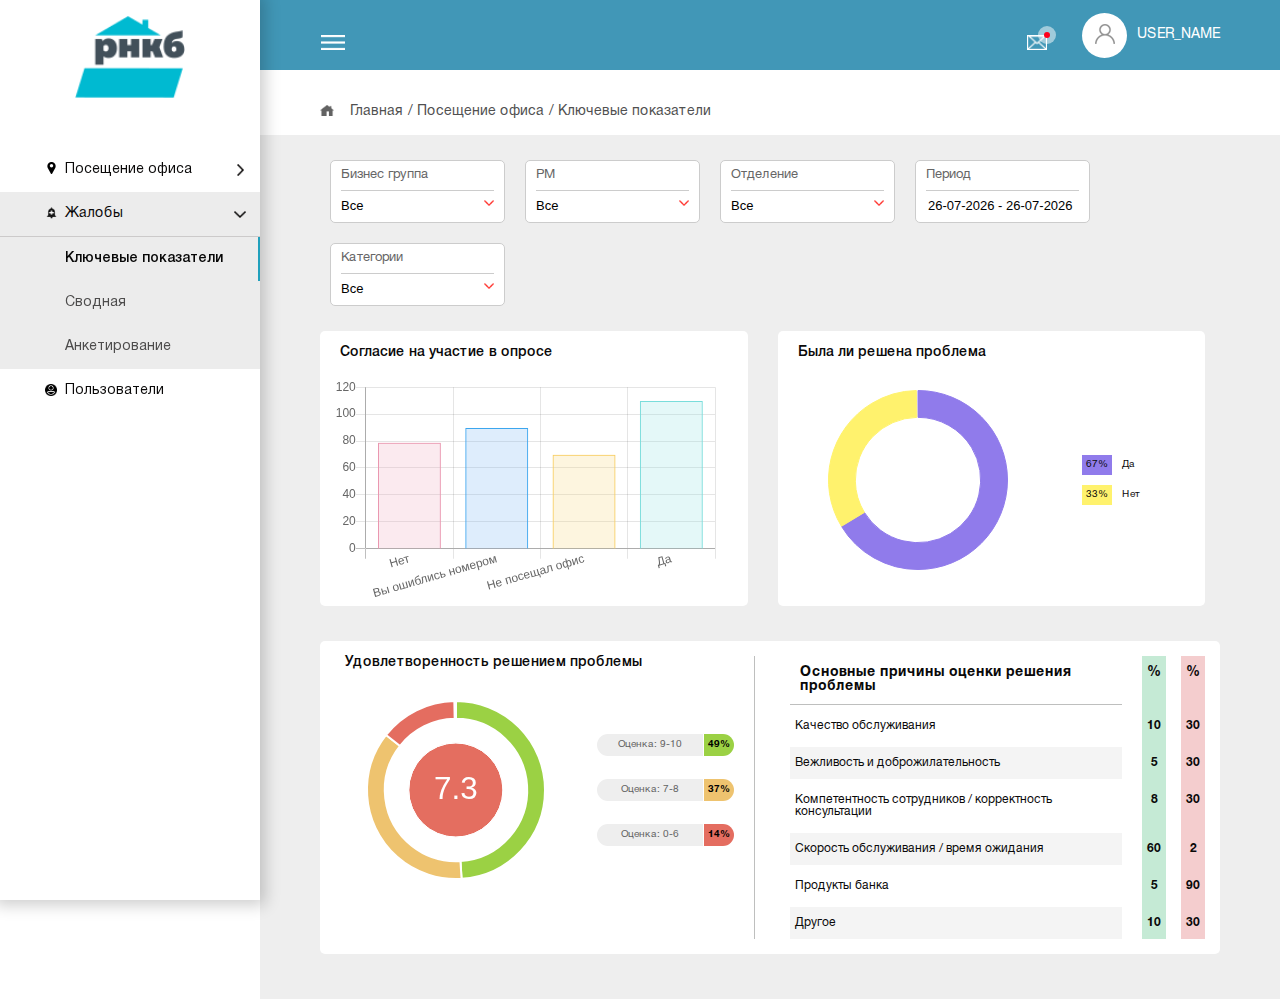
<file: index.html>
<!DOCTYPE html>
<html lang="ru">

<head>
    <meta charset="UTF-8">
    <meta name="viewport" content="width=device-width, initial-scale=1.0">
    <title>Ключевые показатели</title>
    <link rel="stylesheet" href="./style/daterangepicker.css">
    <link rel="stylesheet" href="./style/daterangepicker-kv.css">
    <link rel="stylesheet" href="./style/style.css">
</head>

<body>
    <div class="container">
        <div class="header">
            <div class="navbar-aside">
                <button type="button" class="btn-aside-menu toggle-sidebar">
                </button>
            </div>
            <div class="navbar-user">
                <div class="mail">
                    <a href="#">
                        <div class="icon-mail new-mail"></div>
                    </a>
                </div>
                <div class="user">
                    <div class="user-wrapper show-user-dropdown">
                        <div class="icon-user"></div>
                        <div class="user-name">USER_NAME</div>
                    </div>
                    <div class="dropdown-user">
                        <ul>
                            <li>
                                <a href="#" class="logout">Выход </a>
                            </li>
                        </ul>
                    </div>
                </div>
            </div>
        </div>
        <div class="sidebar">
            <div class="menu-sidebar">
                <div class="logo">
                    <a href="#">
                        <img src="./img/logo.png" alt="">
                    </a>
                </div>
                <div class="menu">
                    <nav>
                        <ul class="sidebar-nav">
                            <li>
                                <a class="has-arrow icon-location dropdown-level" href="#">
                                    Посещение офиса
                                </a>
                                <ul class="second-level">
                                    <li>
                                        <a href="visit.html">
                                            Ключевые показатели
                                        </a>
                                    </li>
                                    <li>
                                        <a href="site.html">
                                            Сводная
                                        </a>
                                    </li>
                                    <li>
                                        <a href="contact-data.html">
                                            Анкетирование
                                        </a>
                                    </li>
                                </ul>
                            </li>
                            <li class="active">
                                <a class="has-arrow icon-complaint dropdown-level" href="#">
                                    <i class="ti-file pr-1"></i>
                                    Жалобы
                                </a>
                                <ul class="second-level">
                                    <li>
                                        <a class="active" href="index.html">
                                            Ключевые показатели
                                        </a>
                                    </li>
                                    <li>
                                        <a href="site.html">
                                            Сводная
                                        </a>
                                    </li>
                                    <li>
                                        <a href="contact-data.html">
                                            Анкетирование
                                        </a>
                                    </li>
                                </ul>
                            </li>
                            <li>
                                <a class="icon-users" href="user.html">
                                    Пользователи
                                </a>
                            </li>
                        </ul>
                    </nav>
                </div>
            </div>
        </div>
        <div class="content">
            <div class="breadcrumps">
                <ul>
                    <li>
                        <a href="#">
                            <span class="home">Главная</span>
                        </a>
                    </li>
                    <li>
                        /
                        <a href="#">Посещение офиса</a>
                    </li>
                    <li>
                        /
                        Ключевые показатели
                    </li>
                </ul>
            </div>
            <div class="page-content">
                <form id="selector-filter" action="/admin/dashboard/visit" method="post" data-pjax="1">
                    <div class="filter-wrapper">
                        <input type="hidden" name="_csrf-backend"
                            value="Rmu2PdNDyG8jGAIcZ_gYI6LHcRQes6XMAjUZWX707hQoXMV_sSutDRV-aioSvlAO4eoWViuKwfo0Q08eL4GXeA==">
                        <!-- блок выбора расположения -->
                        <div class="box">
                            <h6>Бизнес группа </h6>
                            <div class="form-group field-filter-item">
                                <select id="filter-item" class="form-control input-sm" name="Filter[business]">
                                    <option value="">Все</option>
                                    <option value="1">Ялтинская</option>
                                    <option value="2">Севастопольская</option>
                                    <option value="3">Симферопольская</option>
                                    <option value="4">Керченская</option>
                                    <option value="5">Феодосийская</option>
                                    <option value="6">Евпаторийская</option>
                                    <option value="7">Красноперекопская</option>
                                    <option value="8">Джанкойская</option>
                                    <option value="9">Москва</option>
                                    <option value="10">Санкт-Петербург</option>
                                    <option value="11">Краснодар</option>
                                </select>
                                <div class="select-caret"></div>
                            </div>
                        </div>

                        <div class="box">
                            <h6>РМ </h6>
                            <div class="form-group field-filter-item">
                                <select id="filter-item" class="form-control input-sm" name="Filter[pm]">
                                    <option value="">Все</option>
                                    <option value="1">РМ 11</option>
                                    <option value="2">РМ 20</option>
                                    <option value="3">РМ 1</option>
                                    <option value="4">РМ 10</option>
                                    <option value="5">РМ 12</option>
                                    <option value="6">РМ 13</option>
                                    <option value="7">РМ 14</option>
                                    <option value="8">РМ 15</option>
                                    <option value="9">РМ 17</option>
                                    <option value="10">РМ 18</option>
                                    <option value="11">РМ 19</option>
                                    <option value="12">РМ 2</option>
                                    <option value="13">РМ 21</option>
                                    <option value="14">РМ 22</option>
                                    <option value="15">РМ 23</option>
                                    <option value="16">РМ 24</option>
                                    <option value="17">РМ 3</option>
                                    <option value="18">РМ 4</option>
                                    <option value="19">РМ 5</option>
                                    <option value="20">РМ 6</option>
                                    <option value="21">РМ 7</option>
                                    <option value="22">РМ 8</option>
                                    <option value="23">РМ 9</option>
                                    <option value="24">РМ 16</option>
                                    <option value="25">РМ 16</option>
                                    <option value="26">РМ 16</option>
                                    <option value="27">РМ 16</option>
                                </select>
                                <div class="select-caret"></div>
                            </div>
                        </div>

                        <div class="box">
                            <h6>Отделение </h6>
                            <div class="form-group field-filter-item">
                                <select id="filter-item" class="form-control input-sm" name="Filter[branch]">
                                    <option value="">Все</option>
                                    <option value="3">ОО № 1 г. Ялта</option>
                                    <option value="4">ОО № 3 г. Севастополь</option>
                                    <option value="5">ОО № 4 г. Севастополь</option>
                                    <option value="6">ОО № 5 г. Севастополь</option>
                                    <option value="7">ОО № 7 г. Севастополь</option>
                                    <option value="8">ОО № 8 г. Симферополь</option>
                                    <option value="9">ОО № 9 г. Керчь</option>
                                    <option value="10">ОО № 10 г. Феодосия</option>
                                </select>
                                <div class="select-caret"></div>
                            </div>
                        </div>
                        <div class="box">
                            <h6>Период</h6>
                            <div class="drp-container form-group field-filter-date">
                                <input type="text" id="filter-date" class="form-control" name="Filter[date]" value="">
                            </div>
                        </div>

                        <div class="box">
                            <h6>Категории </h6>
                            <div class="form-group field-filter-item">
                                <select id="filter-item" class="form-control input-sm" name="Filter[category]">
                                    <option value="">Все</option>
                                    <option value="1">Категория 1</option>
                                    <option value="2">Категория 2</option>
                                    <option value="3">Категория 3</option>
                                </select>
                                <div class="select-caret"></div>
                            </div>
                        </div>
                        <div class="form-group">
                            <button type="submit" class="btn btn-primary" style="visibility: hidden">Подобрать</button>
                        </div>
                    </div>
                </form>
                <div class="top-row">
                    <div class="char-wrapper">
                        <div class="title-chart">Согласие на участие в опросе</div>
                        <div class="chart-box">
                            <div class="canvas-box">
                                <div style="position: relative; height:100%; width:100%">
                                    <canvas id="agree-poll-chart-canvas"></canvas>
                                </div>
                            </div>
                        </div>
                    </div>
                    <div class="char-wrapper char-wrapper-right">
                        <div class="title-chart">Была ли решена проблема</div>
                        <div class="chart-box">
                            <div class="canvas-box">
                                <div style="position: relative; height:100%; width:100%">
                                    <canvas id="solved-problem-chart-canvas"></canvas>
                                </div>
                            </div>
                            <div id="legend-solved"></div>
                        </div>
                    </div>
                </div>
                <div class="chart-row">
                    <div class="char-wrapper">
                        <div class="title-chart">Удовлетворенность решением проблемы</div>
                        <div class="chart-box legend-right">
                            <div class="canvas-box">
                                <div style="position: relative; height:100%; width:100%">
                                    <canvas id="solved-problem-2-chart-canvas"></canvas>
                                </div>
                            </div>
                            <div id="legend-solved-problem-2"></div>
                        </div>
                    </div>
                    <div class="table-wrapper">
                        <table>
                            <thead>
                                <tr>
                                    <th>
                                        Основные причины оценки решения проблемы
                                    </th>
                                    <th>%</th>
                                    <th>%</th>
                                </tr>
                            </thead>
                            <tbody>
                                <tr>
                                    <td>Качество обслуживания</td>
                                    <td>10 <span class="tooltip">34 шт</span> </td>
                                    <td>30 <span class="tooltip">5 шт</span></td>
                                </tr>
                                <tr>
                                    <td>Вежливость и доброжилательность</td>
                                    <td>5 <span class="tooltip">24 шт</span> </td>
                                    <td>30 <span class="tooltip">8 шт</span></td>
                                </tr>
                                <tr>
                                    <td>Компетентность сотрудников / корректность консультации</td>
                                    <td>8 <span class="tooltip">4 шт</span> </td>
                                    <td>30 <span class="tooltip">80 шт</span></td>
                                </tr>
                                <tr>
                                    <td>Скорость обслуживания / время ожидания</td>
                                    <td>60 <span class="tooltip">80 шт</span> </td>
                                    <td>2 <span class="tooltip">16 шт</span></td>
                                </tr>
                                <tr>
                                    <td>Продукты банка</td>
                                    <td>5 <span class="tooltip">4 шт</span> </td>
                                    <td>90 <span class="tooltip">12 шт</span></td>
                                </tr>
                                <tr>
                                    <td>Другое</td>
                                    <td>10 <span class="tooltip">18 шт</span> </td>
                                    <td>30 <span class="tooltip">14 шт</span></td>
                                </tr>
                            </tbody>
                        </table>
                    </div>
                </div>
                <div class="pad-bt"></div>
            </div>
        </div>
        <script src="./js/jquery-3.5.1.min.js"></script>
        <script src="./js/moment.js"></script>
        <script src="./js/daterangepicker.js"></script>
        <script src="./js/script.js"></script>
        <script src="./js/Chart.js"></script>
        <script src="./js/complaint-chart.js"></script>

        <script>
            jQuery(function ($) {
                $(document).ready(function () {
                    $('.field-filter-date input').daterangepicker({
                        opens: 'rigth',
                        locale: {
                            format: 'DD-MM-YYYY',
                            applyLabel: 'Принять',
                            cancelLabel: 'Отмена',
                            invalidDateLabel: 'Выберите дату',
                            daysOfWeek: ['Вт', 'Ср', 'Чт', 'Пт', 'Сб', 'Вс', 'Пн'],
                            monthNames: ['Январь', 'Февраль', 'Март', 'Апрель', 'Май', 'Июнь', 'Июль', 'Август', 'Сентябрь', 'Октябрь', 'Ноябрь', 'Декабрь'],
                            firstDay: 1
                        }
                    }, function (start, end, label) {
                    });
                });
            });

            var agreePollChartData = {
                labels: [
                    "Нет",
                    "Вы ошиблись номером",
                    "Не посещал офис",
                    "Да",
                ],
                datasets: [{
                    label: '',
                    data: [
                        79,
                        90,
                        70,
                        110,
                    ],
                    backgroundColor: [
                        'rgba(234, 151, 176, 0.2)',
                        'rgba(90, 166, 238, 0.2)',
                        'rgba(247, 205, 97, 0.2)',
                        'rgba(121, 221, 219, 0.2)',
                    ],
                    borderColor: [
                        'rgba(234,151,176,1)',
                        'rgba(60, 166, 238, 1)',
                        'rgba(247, 205, 97, 1)',
                        'rgba(121, 221, 219, 1)',
                    ],
                    borderWidth: 1
                }]
            };

            var solvedProblemChartData = {
                labels: [
                    "Да",
                    "Нет",
                ],
                datasets: [{
                    label: '',
                    data: [
                        179,
                        90,
                    ],
                    backgroundColor: [
                        'rgba(144, 123, 235, 1)',
                        'rgba(255, 242, 109, 1)',
                    ],
                    borderColor: [
                        'rgba(144,123,235,1)',
                        'rgba(255, 242, 109, 1)',
                    ],
                    borderWidth: 1
                }]
            };


            //solved problem-2 chart
            var centerSolvedProblemTxt = '7.3';
            var solvedProblemCirleData = {
                labels: [
                    "Оценка: 9-10 ",
                    "Оценка: 7-8 ",
                    "Оценка: 0-6 "
                ],
                datasets: [
                    {
                        data: [
                            87,
                            65,
                            25
                        ],
                        backgroundColor: ["#9bd144", "#eec36f", "#e46d60"],
                        hoverBackgroundColor: ['#83b239', '#d1aa5e', '#c36055'],

                    }],
                centerText: '8.2',
                round: true
            };

        </script>
</body>

</html>
</file>
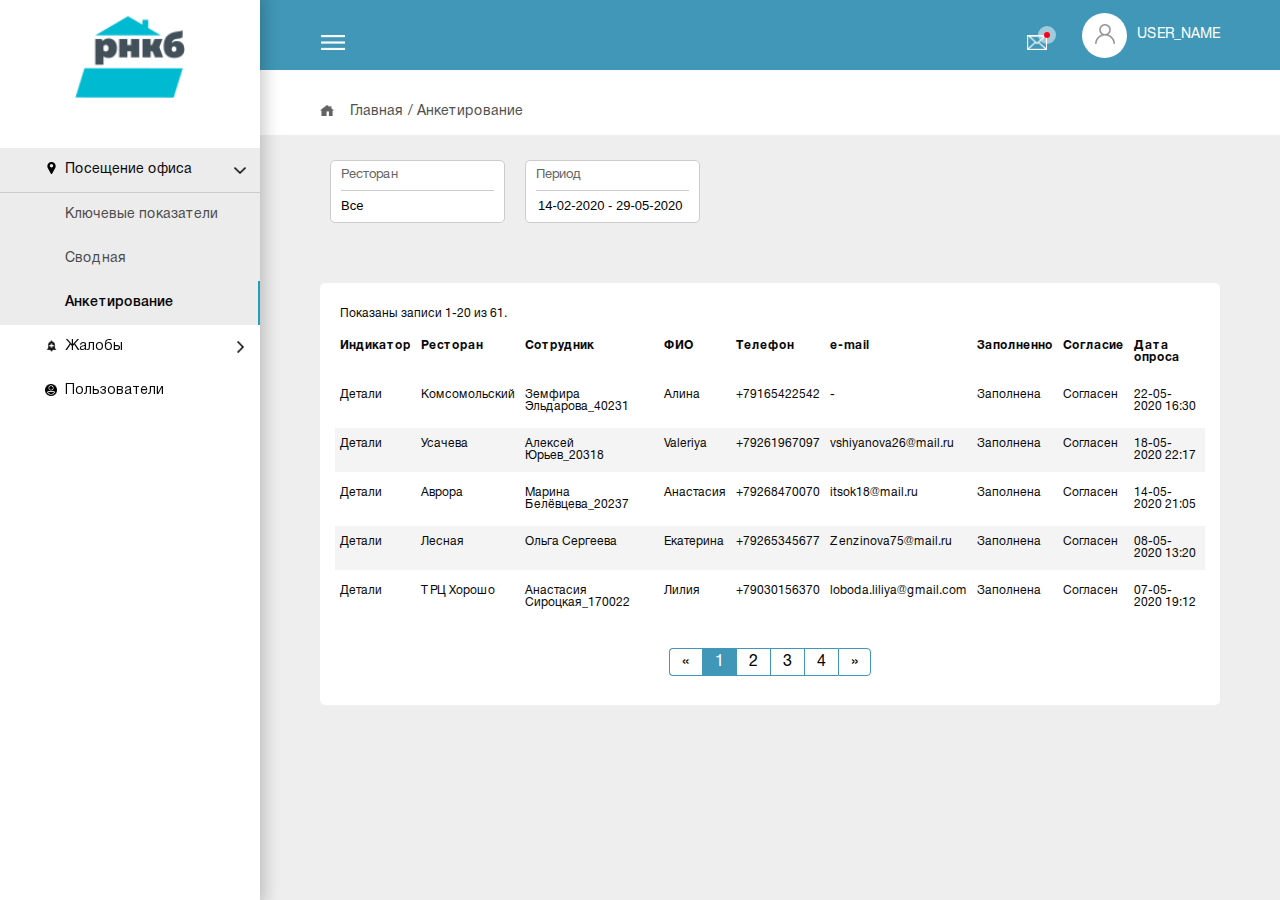
<file: contact-data.html>
<!DOCTYPE html>
<html lang="ru">

<head>
    <meta charset="UTF-8">
    <meta name="viewport" content="width=device-width, initial-scale=1.0">
    <title>Анкетирование</title>
    <link rel="stylesheet" href="./style/daterangepicker.css">
    <link rel="stylesheet" href="./style/daterangepicker-kv.css">
    <link rel="stylesheet" href="./style/style.css">
</head>

<body>
    <div class="container">
        <div class="header">
            <div class="navbar-aside">
                <button type="button" class="btn-aside-menu toggle-sidebar">
                </button>
            </div>
            <div class="navbar-user">
                <div class="mail">
                    <a href="#">
                        <div class="icon-mail new-mail"></div>
                    </a>
                </div>
                <div class="user">
                    <div class="user-wrapper show-user-dropdown">
                        <div class="icon-user"></div>
                        <div class="user-name">USER_NAME</div>
                    </div>
                    <div class="dropdown-user">
                        <ul>
                            <li>
                                <a href="#" class="logout">Выход </a>
                            </li>
                        </ul>
                    </div>
                </div>
            </div>
        </div>
        <div class="sidebar">
            <div class="menu-sidebar">
                <div class="logo">
                    <a href="#">
                        <img src="./img/logo.png" alt="">
                    </a>
                </div>
                <div class="menu">
                    <nav>
                        <ul class="sidebar-nav">
                            <li class="active">
                                <a class="has-arrow icon-location dropdown-level" href="#">
                                    Посещение офиса
                                </a>
                                <ul class="second-level">
                                    <li>
                                        <a href="visit.html">
                                            Ключевые показатели
                                        </a>
                                    </li>
                                    <li>
                                        <a href="site.html">
                                            Сводная
                                        </a>
                                    </li>
                                    <li>
                                        <a class="active" href="contact-data.html">
                                            Анкетирование
                                        </a>
                                    </li>
                                </ul>
                            </li>
                            <li>
                                <a class="has-arrow icon-complaint dropdown-level" href="#">
                                    <i class="ti-file pr-1"></i>
                                    Жалобы
                                </a>
                                <ul class="second-level">
                                    <li>
                                        <a href="index.html">
                                            Ключевые показатели
                                        </a>
                                    </li>
                                    <li>
                                        <a href="site.html">
                                            Сводная
                                        </a>
                                    </li>
                                    <li>
                                        <a href="contact-data.html">
                                            Анкетирование
                                        </a>
                                    </li>
                                </ul>
                            </li>
                            <li>
                                <a class="icon-users" href="user.html">
                                    Пользователи
                                </a>
                            </li>
                        </ul>
                    </nav>
                </div>
            </div>
        </div>
        <div class="content">
            <div class="breadcrumps">
                <ul>
                    <li>
                        <a href="#">
                            <span class="home">Главная</span>
                        </a>
                    </li>
                    <li>
                        /
                        Анкетирование
                    </li>
                </ul>
            </div>
            <div class="page-content">
                <form id="selector-filter" action="/admin/dashboard/visit" method="post" data-pjax="1">
                    <div class="filter-wrapper">
                        <input type="hidden" name="_csrf-backend"
                            value="Rmu2PdNDyG8jGAIcZ_gYI6LHcRQes6XMAjUZWX707hQoXMV_sSutDRV-aioSvlAO4eoWViuKwfo0Q08eL4GXeA==">
                        <!-- блок выбора расположения -->
                        <div class="box">
                            <h6>Ресторан</h6>
                            <div class="form-group field-restoran_id">

                                <select id="restoran_id" class="form-control input-sm" name="Select[restoran]">
                                    <option value="">Все</option>
                                    <option value="1">Никитская</option>
                                    <option value="2">Кудринская</option>
                                    <option value="3">Лесная</option>
                                    <option value="4">Новая площадь</option>
                                    <option value="5">Неглинная</option>
                                    <option value="6">Кутузовский</option>
                                    <option value="7">Покровка</option>
                                    <option value="8">Усачева</option>
                                    <option value="9">Весна</option>
                                    <option value="10">4 ветра</option>
                                    <option value="11">Домодедово 2 - ВВЛ (Д2)</option>
                                    <option value="12">Аврора</option>
                                    <option value="13">Комсомольский</option>
                                    <option value="14">Шереметьево D - Общая зона (Ш1)</option>
                                    <option value="15">Тверская</option>
                                    <option value="16">Шереметьево D - МВЛ (Ш2)</option>
                                    <option value="17">ГУМ</option>
                                    <option value="18">Большая Полянка</option>
                                    <option value="19">"Wall Street" (Валовая)</option>
                                    <option value="20">Мэрия</option>
                                    <option value="21">Внуково</option>
                                    <option value="22">Шереметьево D-ВВЛ (ШД)</option>
                                    <option value="23">Домодедово - МВЛ (Д4)</option>
                                    <option value="24">Шереметьево Е- МВЛ (ШЕ)</option>
                                    <option value="25">Шереметьево "Узбечка"</option>
                                    <option value="26">Отель Moss</option>
                                    <option value="27">ТРЦ Хорошо</option>
                                    <option value="29">Метрополис</option>
                                    <option value="30">Шереметьево В</option>
                                    <option value="31"> Шереметьево В "Узбечка"</option>
                                    <option value="32">Новая Рига</option>
                                </select>

                            </div>
                        </div>
                        <div class="box">
                            <h6>Период</h6>
                            <div class="drp-container form-group field-select-date field-filter-date">
                                <input type="text" id="select-date" class="form-control" name="Select[date]"
                                    value="14-02-2020 - 29-05-2020">
                            </div>
                        </div>
                        <div class="form-group">
                            <button type="submit" class="btn btn-primary" style="visibility: hidden">Подобрать</button>
                        </div>
                    </div>
                </form>
                <div class="content-wrapper">
                    <div class="table-wrapper">
                        <div class="summary">Показаны записи <b>1-20</b> из <b>61</b>.</div>
                        <div class="table-box">
                            <table class="table table-striped table-bordered">
                                <thead>
                                    <tr>
                                        <th>Индикатор</th>
                                        <th>
                                            <a href="#" data-sort="branch_id">Ресторан</a>
                                        </th>
                                        <th>
                                            <a href="#" data-sort="employee_id">Сотрудник</a>
                                        </th>
                                        <th>
                                            <a href="#" data-sort="name">ФИО</a>
                                        </th>
                                        <th>
                                            <a href="#" data-sort="phone">Телефон</a>
                                        </th>
                                        <th>
                                            <a href="#" data-sort="email">e-mail</a>
                                        </th>
                                        <th>Заполненно</th>
                                        <th>
                                            <a href="#" data-sort="consent">Согласие</a>
                                        </th>
                                        <th>
                                            <a href="#" data-sort="date">Дата опроса</a>
                                        </th>
                                    </tr>
                                </thead>
                                <tbody>
                                    <tr data-key="2025">
                                        <td><a href="3">Детали</a></td>
                                        <td>Комсомольский</td>
                                        <td>Земфира Эльдарова_40231</td>
                                        <td>Алина</td>
                                        <td>+79165422542</td>
                                        <td>-</td>
                                        <td>Заполнена</td>
                                        <td>Согласен</td>
                                        <td>22-05-2020 16:30</td>
                                    </tr>
                                    <tr data-key="2000">
                                        <td><a href="#">Детали</a></td>
                                        <td>Усачева</td>
                                        <td>Алексей Юрьев_20318</td>
                                        <td>Valeriya </td>
                                        <td>+79261967097</td>
                                        <td>vshiyanova26@mail.ru</td>
                                        <td>Заполнена</td>
                                        <td>Согласен</td>
                                        <td>18-05-2020 22:17</td>
                                    </tr>
                                    <tr data-key="1966">
                                        <td><a href="#">Детали</a></td>
                                        <td>Аврора</td>
                                        <td>Марина Белёвцева_20237</td>
                                        <td>Анастасия</td>
                                        <td>+79268470070</td>
                                        <td>itsok18@mail.ru</td>
                                        <td>Заполнена</td>
                                        <td>Согласен</td>
                                        <td>14-05-2020 21:05</td>
                                    </tr>
                                    <tr data-key="1916">
                                        <td><a href="#">Детали</a></td>
                                        <td>Лесная</td>
                                        <td>Ольга Сергеева</td>
                                        <td>Екатерина </td>
                                        <td>+79265345677</td>
                                        <td>Zenzinova75@mail.ru</td>
                                        <td>Заполнена</td>
                                        <td>Согласен</td>
                                        <td>08-05-2020 13:20</td>
                                    </tr>
                                    <tr data-key="1908">
                                        <td><a href="#">Детали</a></td>
                                        <td>ТРЦ Хорошо</td>
                                        <td>Анастасия Сироцкая_170022</td>
                                        <td>Лилия</td>
                                        <td>+79030156370</td>
                                        <td>loboda.liliya@gmail.com</td>
                                        <td>Заполнена</td>
                                        <td>Согласен</td>
                                        <td>07-05-2020 19:12</td>
                                    </tr>
                                </tbody>
                            </table>
                        </div>
                        <ul class="pagination">
                            <li class="prev disabled"><span>«</span></li>
                            <li class="active"><a href="#" data-page="0">1</a></li>
                            <li><a href="#" data-page="1">2</a></li>
                            <li><a href="#" data-page="2">3</a></li>
                            <li><a href="#" data-page="3">4</a></li>
                            <li class="next"><a href="#" data-page="1">»</a></li>
                        </ul>
                    </div>
                </div>
            </div>
        </div>
    </div>
    <script src="./js/jquery-3.5.1.min.js"></script>
    <script src="./js/script.js"></script>
    <script src="./js/moment.js"></script>
    <script src="./js/daterangepicker.js"></script>
    <script>
        jQuery(function ($) {
            $(document).ready(function () {
                $('.field-filter-date input').daterangepicker({
                    opens: 'rigth',
                    locale: {
                        format: 'DD-MM-YYYY',
                        applyLabel: 'Принять',
                        cancelLabel: 'Отмена',
                        invalidDateLabel: 'Выберите дату',
                        daysOfWeek: ['Вт', 'Ср', 'Чт', 'Пт', 'Сб', 'Вс', 'Пн'],
                        monthNames: ['Январь', 'Февраль', 'Март', 'Апрель', 'Май', 'Июнь', 'Июль', 'Август', 'Сентябрь', 'Октябрь', 'Ноябрь', 'Декабрь'],
                        firstDay: 1
                    }
                }, function (start, end, label) {
                });
            });
        });
    </script>
</body>

</html>
</file>
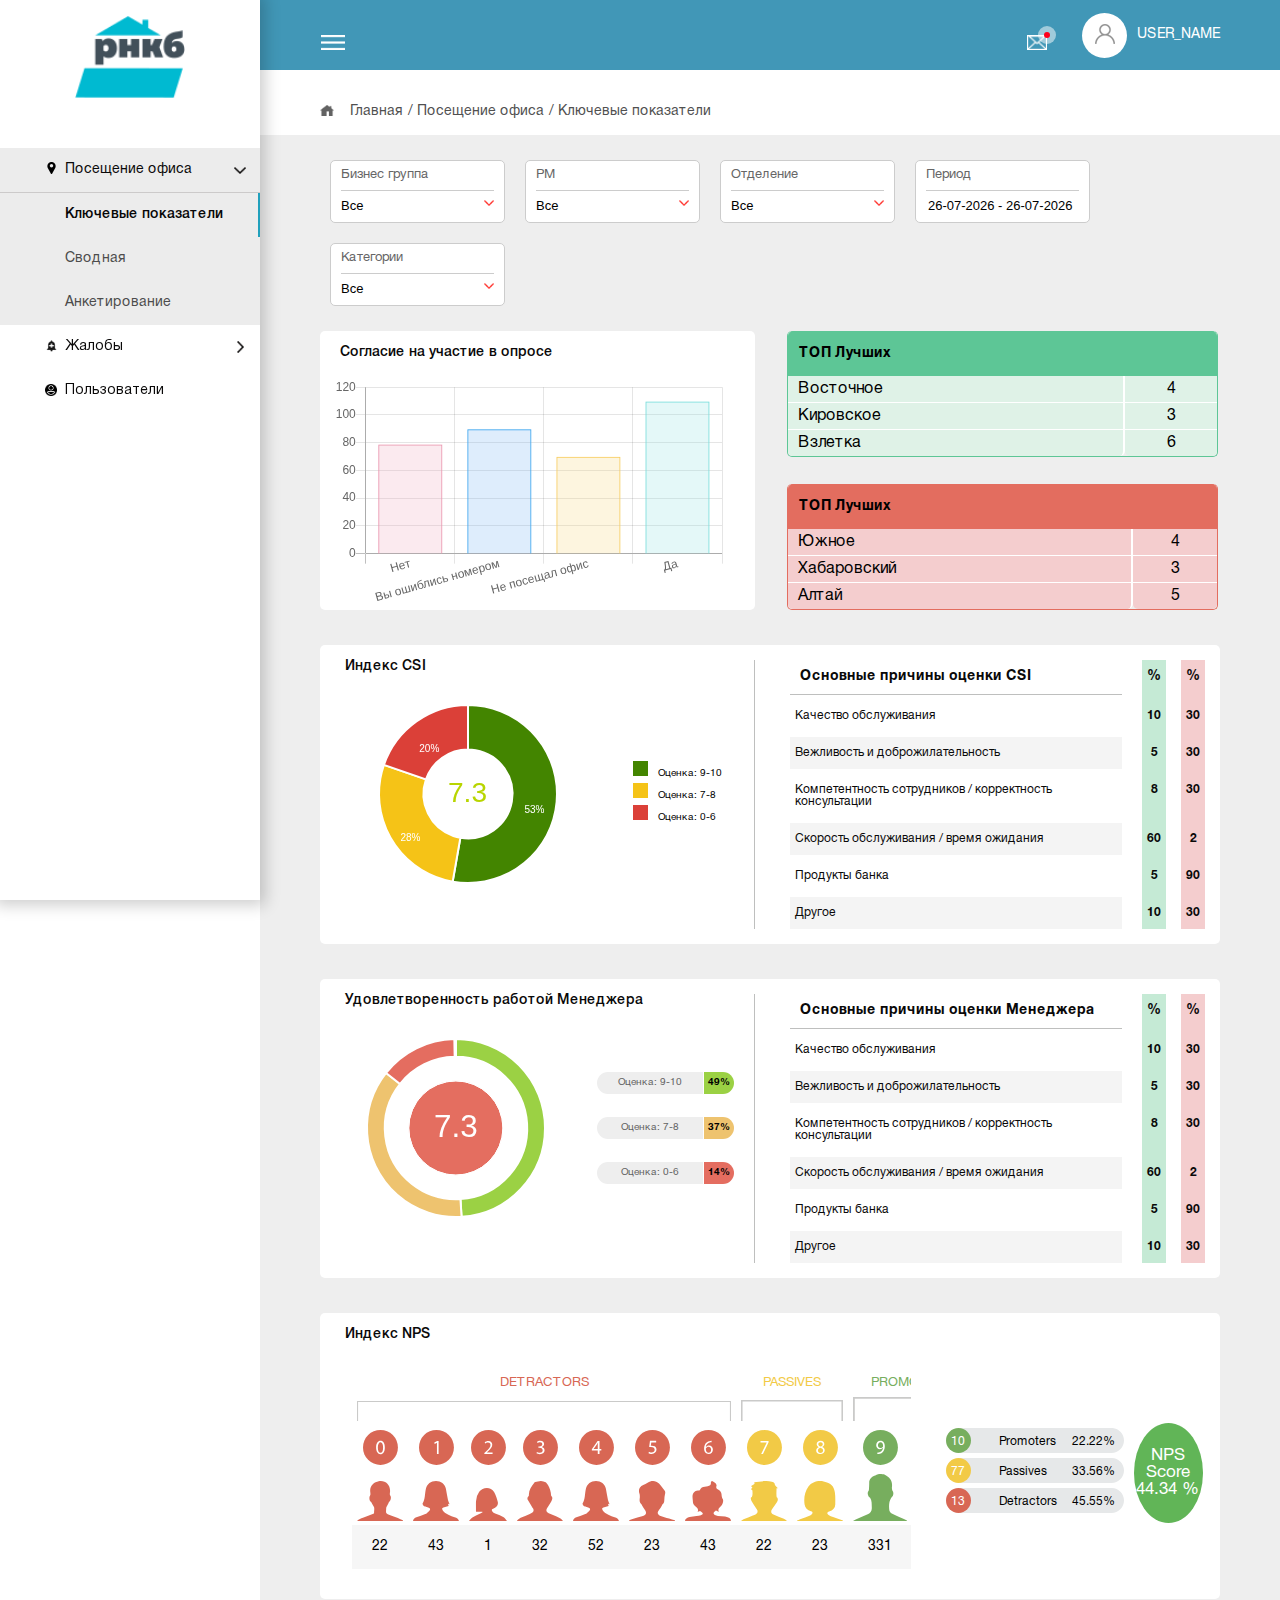
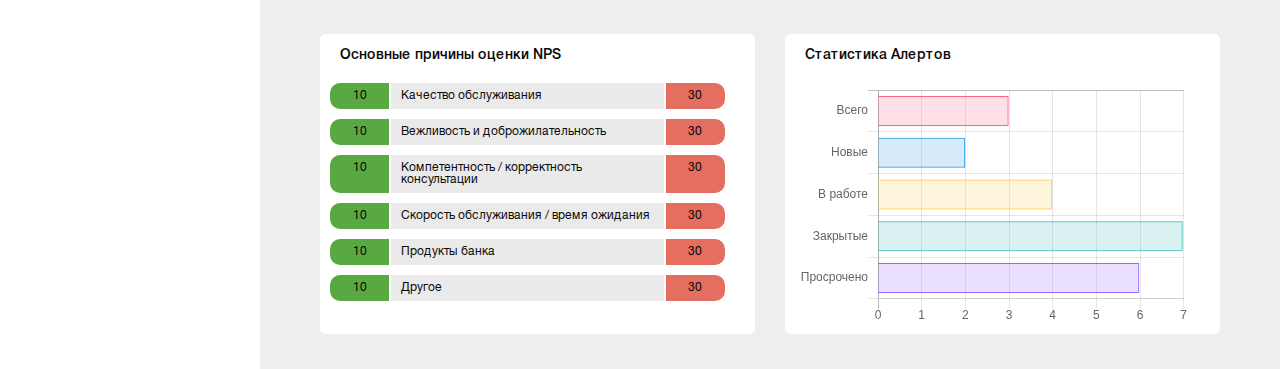
<file: visit.html>
<!DOCTYPE html>
<html lang="ru">

<head>
    <meta charset="UTF-8">
    <meta name="viewport" content="width=device-width, initial-scale=1.0">
    <title>Ключевые показатели</title>
    <link rel="stylesheet" href="./style/daterangepicker.css">
    <link rel="stylesheet" href="./style/daterangepicker-kv.css">
    <link rel="stylesheet" href="./style/style.css">
</head>

<body>
    <div class="container">
        <div class="header">
            <div class="navbar-aside">
                <button type="button" class="btn-aside-menu toggle-sidebar">
                </button>
            </div>
            <div class="navbar-user">
                <div class="mail">
                    <a href="#">
                        <div class="icon-mail new-mail"></div>
                    </a>
                </div>
                <div class="user">
                    <div class="user-wrapper show-user-dropdown">
                        <div class="icon-user"></div>
                        <div class="user-name">USER_NAME</div>
                    </div>
                    <div class="dropdown-user">
                        <ul>
                            <li>
                                <a href="#" class="logout">Выход </a>
                            </li>
                        </ul>
                    </div>
                </div>
            </div>
        </div>
        <div class="sidebar">
            <div class="menu-sidebar">
                <div class="logo">
                    <a href="#">
                        <img src="./img/logo.png" alt="">
                    </a>
                </div>
                <div class="menu">
                    <nav>
                        <ul class="sidebar-nav">
                            <li class="active">
                                <a class="has-arrow icon-location dropdown-level" href="#">
                                    Посещение офиса
                                </a>
                                <ul class="second-level">
                                    <li>
                                        <a class="active" href="visit.html">
                                            Ключевые показатели
                                        </a>
                                    </li>
                                    <li>
                                        <a href="site.html">
                                            Сводная
                                        </a>
                                    </li>
                                    <li>
                                        <a href="contact-data.html">
                                            Анкетирование
                                        </a>
                                    </li>
                                </ul>
                            </li>
                            <li>
                                <a class="has-arrow icon-complaint dropdown-level" href="#">
                                    <i class="ti-file pr-1"></i>
                                    Жалобы
                                </a>
                                <ul class="second-level">
                                    <li>
                                        <a href="index.html">
                                            Ключевые показатели
                                        </a>
                                    </li>
                                    <li>
                                        <a href="site.html">
                                            Сводная
                                        </a>
                                    </li>
                                    <li>
                                        <a href="contact-data.html">
                                            Анкетирование
                                        </a>
                                    </li>
                                </ul>
                            </li>
                            <li>
                                <a class="icon-users" href="user.html">
                                    Пользователи
                                </a>
                            </li>
                        </ul>
                    </nav>
                </div>
            </div>
        </div>
        <div class="content">
            <div class="breadcrumps">
                <ul>
                    <li>
                        <a href="#">
                            <span class="home">Главная</span>
                        </a>
                    </li>
                    <li>
                        /
                        <a href="#">Посещение офиса</a>
                    </li>
                    <li>
                        /
                        Ключевые показатели
                    </li>
                </ul>
            </div>
            <div class="page-content">
                <form id="selector-filter" action="/admin/dashboard/visit" method="post" data-pjax="1">
                    <div class="filter-wrapper">
                        <input type="hidden" name="_csrf-backend"
                            value="Rmu2PdNDyG8jGAIcZ_gYI6LHcRQes6XMAjUZWX707hQoXMV_sSutDRV-aioSvlAO4eoWViuKwfo0Q08eL4GXeA==">
                        <!-- блок выбора расположения -->
                        <div class="box">
                            <h6>Бизнес группа </h6>
                            <div class="form-group field-filter-item">
                                <select id="filter-item" class="form-control input-sm" name="Filter[business]">
                                    <option value="">Все</option>
                                    <option value="1">Ялтинская</option>
                                    <option value="2">Севастопольская</option>
                                    <option value="3">Симферопольская</option>
                                    <option value="4">Керченская</option>
                                    <option value="5">Феодосийская</option>
                                    <option value="6">Евпаторийская</option>
                                    <option value="7">Красноперекопская</option>
                                    <option value="8">Джанкойская</option>
                                    <option value="9">Москва</option>
                                    <option value="10">Санкт-Петербург</option>
                                    <option value="11">Краснодар</option>
                                </select>
                                <div class="select-caret"></div>
                            </div>
                        </div>

                        <div class="box">
                            <h6>РМ </h6>
                            <div class="form-group field-filter-item">
                                <select id="filter-item" class="form-control input-sm" name="Filter[pm]">
                                    <option value="">Все</option>
                                    <option value="1">РМ 11</option>
                                    <option value="2">РМ 20</option>
                                    <option value="3">РМ 1</option>
                                    <option value="4">РМ 10</option>
                                    <option value="5">РМ 12</option>
                                    <option value="6">РМ 13</option>
                                    <option value="7">РМ 14</option>
                                    <option value="8">РМ 15</option>
                                    <option value="9">РМ 17</option>
                                    <option value="10">РМ 18</option>
                                    <option value="11">РМ 19</option>
                                    <option value="12">РМ 2</option>
                                    <option value="13">РМ 21</option>
                                    <option value="14">РМ 22</option>
                                    <option value="15">РМ 23</option>
                                    <option value="16">РМ 24</option>
                                    <option value="17">РМ 3</option>
                                    <option value="18">РМ 4</option>
                                    <option value="19">РМ 5</option>
                                    <option value="20">РМ 6</option>
                                    <option value="21">РМ 7</option>
                                    <option value="22">РМ 8</option>
                                    <option value="23">РМ 9</option>
                                    <option value="24">РМ 16</option>
                                    <option value="25">РМ 16</option>
                                    <option value="26">РМ 16</option>
                                    <option value="27">РМ 16</option>
                                </select>
                                <div class="select-caret"></div>
                            </div>
                        </div>

                        <div class="box">
                            <h6>Отделение </h6>
                            <div class="form-group field-filter-item">
                                <select id="filter-item" class="form-control input-sm" name="Filter[branch]">
                                    <option value="">Все</option>
                                    <option value="3">ОО № 1 г. Ялта</option>
                                    <option value="4">ОО № 3 г. Севастополь</option>
                                    <option value="5">ОО № 4 г. Севастополь</option>
                                    <option value="6">ОО № 5 г. Севастополь</option>
                                    <option value="7">ОО № 7 г. Севастополь</option>
                                    <option value="8">ОО № 8 г. Симферополь</option>
                                    <option value="9">ОО № 9 г. Керчь</option>
                                    <option value="10">ОО № 10 г. Феодосия</option>
                                </select>
                                <div class="select-caret"></div>
                            </div>
                        </div>
                        <div class="box">
                            <h6>Период</h6>
                            <div class="drp-container form-group field-filter-date">
                                <input type="text" id="filter-date" class="form-control" name="Filter[date]" value="">
                            </div>
                        </div>

                        <div class="box">
                            <h6>Категории </h6>
                            <div class="form-group field-filter-item">
                                <select id="filter-item" class="form-control input-sm" name="Filter[category]">
                                    <option value="">Все</option>
                                    <option value="1">Категория 1</option>
                                    <option value="2">Категория 2</option>
                                    <option value="3">Категория 3</option>
                                </select>
                                <div class="select-caret"></div>
                            </div>
                        </div>
                        <div class="form-group">
                            <button type="submit" class="btn btn-primary" style="visibility: hidden">Подобрать</button>
                        </div>
                    </div>
                </form>
                <div class="top-row">
                    <div class="char-wrapper">
                        <div class="title-chart">Согласие на участие в опросе</div>
                        <div class="chart-box">
                            <div class="canvas-box">
                                <div style="position: relative; height:100%; width:100%">
                                    <canvas id="agree-poll-chart-canvas"></canvas>
                                </div>
                            </div>
                        </div>
                    </div>
                    <div class="tables-wrap">
                        <div class="table-top table-top-best">
                            <table>
                                <thead>
                                    <tr>
                                        <th colspan="2">
                                            <h5>ТОП Лучших</h5>
                                        </th>
                                    </tr>
                                </thead>
                                <tbody>
                                    <tr>
                                        <td>Восточное</td>
                                        <td>4</td>
                                    </tr>
                                    <tr>
                                        <td>Кировское</td>
                                        <td>3</td>
                                    </tr>
                                    <tr>
                                        <td>Взлетка</td>
                                        <td>6</td>
                                    </tr>
                                </tbody>
                            </table>
                        </div>
                        <div class="table-top table-top-worst">
                            <table>
                                <thead>
                                    <tr>
                                        <th colspan="2">
                                            <h5>ТОП Лучших</h5>
                                        </th>
                                    </tr>
                                </thead>
                                <tbody>
                                    <tr>
                                        <td>Южное</td>
                                        <td>4</td>
                                    </tr>
                                    <tr>
                                        <td>Хабаровский</td>
                                        <td>3</td>
                                    </tr>
                                    <tr>
                                        <td>Алтай</td>
                                        <td>5</td>
                                    </tr>
                                </tbody>
                            </table>
                        </div>
                    </div>
                </div>
                <div class="chart-row">
                    <div class="char-wrapper">
                        <div class="title-chart">Индекс CSI</div>
                        <div class="chart-box legend-right">
                            <div class="canvas-box">
                                <div style="position: relative; height:100%; width:100%">
                                    <canvas id="index-csi-chart-canvas"></canvas>
                                </div>
                            </div>
                            <div id="legend1"></div>
                        </div>
                    </div>
                    <div class="table-wrapper">
                        <table>
                            <thead>
                                <tr>
                                    <th>
                                        Основные причины оценки CSI
                                    </th>
                                    <th>%</th>
                                    <th>%</th>
                                </tr>
                            </thead>
                            <tbody>
                                <tr>
                                    <td>Качество обслуживания</td>
                                    <td>10 <span class="tooltip">34 шт</span> </td>
                                    <td>30 <span class="tooltip">5 шт</span></td>
                                </tr>
                                <tr>
                                    <td>Вежливость и доброжилательность</td>
                                    <td>5 <span class="tooltip">24 шт</span> </td>
                                    <td>30 <span class="tooltip">8 шт</span></td>
                                </tr>
                                <tr>
                                    <td>Компетентность сотрудников / корректность консультации</td>
                                    <td>8 <span class="tooltip">4 шт</span> </td>
                                    <td>30 <span class="tooltip">80 шт</span></td>
                                </tr>
                                <tr>
                                    <td>Скорость обслуживания / время ожидания</td>
                                    <td>60 <span class="tooltip">80 шт</span> </td>
                                    <td>2 <span class="tooltip">16 шт</span></td>
                                </tr>
                                <tr>
                                    <td>Продукты банка</td>
                                    <td>5 <span class="tooltip">4 шт</span> </td>
                                    <td>90 <span class="tooltip">12 шт</span></td>
                                </tr>
                                <tr>
                                    <td>Другое</td>
                                    <td>10 <span class="tooltip">18 шт</span> </td>
                                    <td>30 <span class="tooltip">14 шт</span></td>
                                </tr>
                            </tbody>
                        </table>
                    </div>
                </div>

                <div class="chart-row">
                    <div class="char-wrapper">
                        <div class="title-chart">Удовлетворенность работой Менеджера</div>
                        <div class="chart-box legend-right">
                            <div class="canvas-box">
                                <div style="position: relative; height:100%; width:100%">
                                    <canvas id="manager-chart-canvas"></canvas>
                                </div>
                            </div>
                            <div id="legend-manager"></div>
                        </div>
                    </div>
                    <div class="table-wrapper">
                        <table>
                            <thead>
                                <tr>
                                    <th>
                                        Основные причины оценки Менеджера
                                    </th>
                                    <th>%</th>
                                    <th>%</th>
                                </tr>
                            </thead>
                            <tbody>
                                <tr>
                                    <td>Качество обслуживания</td>
                                    <td>10 <span class="tooltip">34 шт</span> </td>
                                    <td>30 <span class="tooltip">5 шт</span></td>
                                </tr>
                                <tr>
                                    <td>Вежливость и доброжилательность</td>
                                    <td>5 <span class="tooltip">24 шт</span> </td>
                                    <td>30 <span class="tooltip">8 шт</span></td>
                                </tr>
                                <tr>
                                    <td>Компетентность сотрудников / корректность консультации</td>
                                    <td>8 <span class="tooltip">4 шт</span> </td>
                                    <td>30 <span class="tooltip">80 шт</span></td>
                                </tr>
                                <tr>
                                    <td>Скорость обслуживания / время ожидания</td>
                                    <td>60 <span class="tooltip">80 шт</span> </td>
                                    <td>2 <span class="tooltip">16 шт</span></td>
                                </tr>
                                <tr>
                                    <td>Продукты банка</td>
                                    <td>5 <span class="tooltip">4 шт</span> </td>
                                    <td>90 <span class="tooltip">12 шт</span></td>
                                </tr>
                                <tr>
                                    <td>Другое</td>
                                    <td>10 <span class="tooltip">18 шт</span> </td>
                                    <td>30 <span class="tooltip">14 шт</span></td>
                                </tr>
                            </tbody>
                        </table>
                    </div>
                </div>
                <div class="nps-row">
                    <div class="title-nps">Индекс NPS</div>
                    <div class="main-nps">
                        <div>
                            <table class="block-table table-striped" id="faceectable">
                                <tbody>
                                    <tr>
                                        <th class="cntr_num" style="color: #d86754;" colspan="7">
                                            DETRACTORS
                                        </th>
                                        <th class="cntr_num" style="color: #f2ca46;" colspan="2">
                                            PASSIVES
                                        </th>
                                        <th class="cntr_num" style="color: #77ae5e;" colspan="2">
                                            PROMOTERS
                                        </th>
                                    </tr>
                                    <tr>
                                        <th class="cntr_num" colspan="7"><img class="planka-long"
                                                src="./img/PlankaLong.svg" alt="img"></th>
                                        <th class="cntr_num" colspan="2"><img class="planka-long2"
                                                src="./img/PlankaLong_2.svg" alt="img"></th>
                                        <th class="cntr_num" colspan="2"><img class="planka-long2"
                                                src="./img/PlankaLong_2.svg" alt="img"></th>
                                    </tr>
                                    <tr class="facees-tr">
                                        <th class="cntr_num"><img class="number-table" src="./img/0.svg" alt="img"></th>
                                        <th class="cntr_num"><img class="number-table" src="./img/1.svg" alt="img"></th>
                                        <th class="cntr_num"><img class="number-table" src="./img/2.svg" alt="img"></th>
                                        <th class="cntr_num"><img class="number-table" src="./img/3.svg" alt="img"></th>
                                        <th class="cntr_num"><img class="number-table" src="./img/4.svg" alt="img"></th>
                                        <th class="cntr_num"><img class="number-table" src="./img/5.svg" alt="img"></th>
                                        <th class="cntr_num"><img class="number-table" src="./img/6.svg" alt="img"></th>
                                        <th class="cntr_num"><img class="number-table" src="./img/7.svg" alt="img"></th>
                                        <th class="cntr_num"><img class="number-table" src="./img/8.svg" alt="img"></th>
                                        <th class="cntr_num"><img class="number-table" src="./img/9.svg" alt="img"></th>
                                        <th class="cntr_num"><img class="number-table" src="./img/10.svg" alt="img">
                                        </th>
                                    </tr>
                                    <tr>
                                        <th><img class="body-table" src="./img/0H.svg" alt="img"></th>
                                        <th><img class="body-table" src="./img/1H.svg" alt="img"></th>
                                        <th><img class="body-table" src="./img/2H.svg" alt="img"></th>
                                        <th><img class="body-table" src="./img/3H.svg" alt="img"></th>
                                        <th><img class="body-table" src="./img/4H.svg" alt="img"></th>
                                        <th><img class="body-table" src="./img/5H.svg" alt="img"></th>
                                        <th><img class="body-table" src="./img/6H.svg" alt="img"></th>
                                        <th><img class="body-table" src="./img/7H.svg" alt="img"></th>
                                        <th><img class="body-table" src="./img/8H.svg" alt="img"></th>
                                        <th><img class="body-table" src="./img/9H.svg" alt="img"></th>
                                        <th><img class="body-table" src="./img/10H.svg" alt="img"></th>
                                    </tr>
                                    <tr class="dig-th">
                                        <th>
                                            <p class="sum-bot">22</p>
                                        </th>
                                        <th>
                                            <p class="sum-bot">43</p>
                                        </th>
                                        <th>
                                            <p class="sum-bot">1</p>
                                        </th>
                                        <th>
                                            <p class="sum-bot">32</p>
                                        </th>
                                        <th>
                                            <p class="sum-bot">52</p>
                                        </th>
                                        <th>
                                            <p class="sum-bot">23</p>
                                        </th>
                                        <th>
                                            <p class="sum-bot">43</p>
                                        </th>
                                        <th>
                                            <p class="sum-bot">22</p>
                                        </th>
                                        <th>
                                            <p class="sum-bot">23</p>
                                        </th>
                                        <th>
                                            <p class="sum-bot">331</p>
                                        </th>
                                        <th>
                                            <p class="sum-bot">439</p>
                                        </th>
                                    </tr>
                                </tbody>
                            </table>
                        </div>
                        <div class="left-block">
                            <table class="table-sp table">
                                <tbody>
                                    <tr>
                                        <td>
                                            <div class="label-promot" style="background: url(./img/PromotersG.svg);">
                                                <div>
                                                    <span class="table-txt11-sp">10</span>
                                                    <span class="table-txt12-sp">Promoters</span>
                                                    <span class="table-txt13-sp">22.22%</span>
                                                </div>
                                            </div>
                                        </td>
                                    </tr>
                                    <tr>
                                        <td>
                                            <div class="label-promot" style="background: url(./img/PassivesG.svg);">
                                                <div>
                                                    <span class="table-txt11-sp">77</span>
                                                    <span class="table-txt12-sp">Passives</span>
                                                    <span class="table-txt13-sp">33.56%</span>
                                                </div>
                                            </div>
                                        </td>
                                    </tr>
                                    <tr>
                                        <td>
                                            <div class="label-promot" style="background: url(./img/DetractorsG.svg);">
                                                <div>
                                                    <span class="table-txt11-sp">13</span>
                                                    <span class="table-txt12-sp">Detractors</span>
                                                    <span class="table-txt13-sp">45.55%</span>
                                                </div>
                                            </div>
                                        </td>
                                    </tr>
                                </tbody>
                            </table>
                            <div class="block-circle">
                                <div class="circle">
                                    <span>NPS Score</span>
                                    <span>44.34</span>
                                    <span>%</span>
                                </div>
                            </div>
                        </div>
                    </div>
                </div>
                <div class="bottom-row">
                    <div class="main-reason-nps">
                        <div class="title">
                            Основные причины оценки NPS
                        </div>
                        <div class="table-reason">
                            <div class="row-reason">
                                <div class="txt-reason-1">10</div>
                                <div class="txt-reason-2">Качество обслуживания</div>
                                <div class="txt-reason-3">30</div>
                            </div>
                            <div class="row-reason">
                                <div class="txt-reason-1">10</div>
                                <div class="txt-reason-2">Вежливость и доброжилательность</div>
                                <div class="txt-reason-3">30</div>
                            </div>
                            <div class="row-reason">
                                <div class="txt-reason-1">10</div>
                                <div class="txt-reason-2">Компетентность / корректность консультации</div>
                                <div class="txt-reason-3">30</div>
                            </div>
                            <div class="row-reason">
                                <div class="txt-reason-1">10</div>
                                <div class="txt-reason-2">Скорость обслуживания / время ожидания</div>
                                <div class="txt-reason-3">30</div>
                            </div>
                            <div class="row-reason">
                                <div class="txt-reason-1">10</div>
                                <div class="txt-reason-2">Продукты банка</div>
                                <div class="txt-reason-3">30</div>
                            </div>
                            <div class="row-reason">
                                <div class="txt-reason-1">10</div>
                                <div class="txt-reason-2">Другое</div>
                                <div class="txt-reason-3">30</div>
                            </div>
                        </div>
                    </div>
                    <div class="alert-wrapper">
                        <div class="title">
                            Статистика Алертов
                        </div>
                        <div class="box">
                            <div style="position: relative; height:100%; width:100%">
                                <canvas id="alert-statistic-chart-canvas"></canvas>
                            </div>
                        </div>
                    </div>
                </div>
            </div>
        </div>
    </div>
    <script src="./js/jquery-3.5.1.min.js"></script>
    <script src="./js/moment.js"></script>
    <script src="./js/daterangepicker.js"></script>
    <script src="./js/script.js"></script>
    <script src="./js/Chart.js"></script>
    <script src="./js/visit-chart.js"></script>
    <script>
        jQuery(function ($) {
            $(document).ready(function () {
                $('.field-filter-date input').daterangepicker({
                    opens: 'rigth',
                    locale: {
                        format: 'DD-MM-YYYY',
                        applyLabel: 'Принять',
                        cancelLabel: 'Отмена',
                        invalidDateLabel: 'Выберите дату',
                        daysOfWeek: ['Вт', 'Ср', 'Чт', 'Пт', 'Сб', 'Вс', 'Пн'],
                        monthNames: ['Январь', 'Февраль', 'Март', 'Апрель', 'Май', 'Июнь', 'Июль', 'Август', 'Сентябрь', 'Октябрь', 'Ноябрь', 'Декабрь'],
                        firstDay: 1
                    }
                }, function (start, end, label) {
                });
            });
        });

        // aggre chart data
        var agreePollChartData = {
            labels: [
                "Нет",
                "Вы ошиблись номером",
                "Не посещал офис",
                "Да",
            ],
            datasets: [{
                label: '',
                data: [
                    79,
                    90,
                    70,
                    110,
                ],
                backgroundColor: [
                    'rgba(234, 151, 176, 0.2)',
                    'rgba(90, 166, 238, 0.2)',
                    'rgba(247, 205, 97, 0.2)',
                    'rgba(121, 221, 219, 0.2)',
                ],
                borderColor: [
                    'rgba(234,151,176,1)',
                    'rgba(60, 166, 238, 1)',
                    'rgba(247, 205, 97, 1)',
                    'rgba(121, 221, 219, 1)',
                ],
                borderWidth: 1
            }]
        };
        //csi chart
        var centerDonutTxt = '7.3';
        var indexCsiChartData = {
            labels: [
                "Оценка: 9-10 ",
                "Оценка: 7-8 ",
                "Оценка: 0-6 "
            ],
            datasets: [
                {
                    data: [
                        67,
                        35,
                        25
                    ],
                    backgroundColor: ["#438500", "#f5c317", "#db4038"],
                    hoverBackgroundColor: ['#356a00', '#dbae12', '#ba362f'],

                }],
            centerText: '8.2',
            round: true
        };

        //manager chart
        var centerManagerTxt = '7.3';
        var managerChartData = {
            labels: [
                "Оценка: 9-10 ",
                "Оценка: 7-8 ",
                "Оценка: 0-6 "
            ],
            datasets: [
                {
                    data: [
                        87,
                        65,
                        25
                    ],
                    backgroundColor: ["#9bd144", "#eec36f", "#e46d60"],
                    hoverBackgroundColor: ['#83b239', '#d1aa5e', '#c36055'],

                }],
            centerText: '8.2',
            round: true
        };

        
        // alert chart data
        var alertStatisticChartData = {
            labels: [
                "Всего",
                "Новые",
                "В работе",
                "Закрытые",
                "Просрочено"
            ],
            datasets: [{
                label: '',
                data: [
                    3,
                    2,
                    4,
                    7,
                    6
                ],
                backgroundColor: [
                    'rgba(255, 99, 132, 0.2)',
                    'rgba(54, 162, 235, 0.2)',
                    'rgba(255, 206, 86, 0.2)',
                    'rgba(75, 192, 192, 0.2)',
                    'rgba(153, 102, 255, 0.2)',
                    'rgba(255, 159, 64, 0.2)'
                ],
                borderColor: [
                    'rgba(255,99,132,1)',
                    'rgba(54, 162, 235, 1)',
                    'rgba(255, 206, 86, 1)',
                    'rgba(75, 192, 192, 1)',
                    'rgba(153, 102, 255, 1)',
                    'rgba(255, 159, 64, 1)'
                ],
                borderWidth: 1
            }]
        };
    </script>
</body>

</html>
</file>
<file: style/daterangepicker.css>
/*!
 * @copyright Copyright &copy; Kartik Visweswaran, Krajee.com, 2015- 2020
 * @version 1.7.2
 *
 * Modified Bootstrap 3.x & 4.x styling for DateRangePicker
 * 
 * Author: Kartik Visweswaran
 * For more JQuery plugins visit http://plugins.krajee.com
 * For more Yii related demos visit http://demos.krajee.com
 */
.daterangepicker {
    position: absolute;
    color: inherit;
    background-color: #fff;
    border-radius: 4px;
    border: 1px solid #ddd;
    width: 278px;
    max-width: none;
    padding: 0;
    margin-top: 7px;
    top: 100px;
    left: 20px;
    z-index: 3001;
    display: none;
    line-height: 1em;
}

.daterangepicker:before, .daterangepicker:after {
    position: absolute;
    display: inline-block;
    border-bottom-color: rgba(0, 0, 0, 0.2);
    content: '';
}

.daterangepicker:before {
    top: -7px;
    border-right: 7px solid transparent;
    border-left: 7px solid transparent;
    border-bottom: 7px solid #ccc;
}

.daterangepicker:after {
    top: -6px;
    border-right: 6px solid transparent;
    border-bottom: 6px solid #fff;
    border-left: 6px solid transparent;
}

.daterangepicker.opensleft:before {
    right: 9px;
}

.daterangepicker.opensleft:after {
    right: 10px;
}

.daterangepicker.openscenter:before {
    left: 0;
    right: 0;
    width: 0;
    margin-left: auto;
    margin-right: auto;
}

.daterangepicker.openscenter:after {
    left: 0;
    right: 0;
    width: 0;
    margin-left: auto;
    margin-right: auto;
}

.daterangepicker.opensright:before {
    left: 9px;
}

.daterangepicker.opensright:after {
    left: 10px;
}

.daterangepicker.drop-up {
    margin-top: -7px;
}

.daterangepicker.drop-up:before {
    top: initial;
    bottom: -7px;
    border-bottom: initial;
    border-top: 7px solid #ccc;
}

.daterangepicker.drop-up:after {
    top: initial;
    bottom: -6px;
    border-bottom: initial;
    border-top: 6px solid #fff;
}

.daterangepicker.single .daterangepicker .ranges, .daterangepicker.single .drp-calendar {
    float: none;
}

.daterangepicker.single .drp-selected {
    display: none;
}

.daterangepicker.show-calendar .drp-calendar {
    display: block;
}

.daterangepicker.show-calendar .drp-buttons {
    display: block;
}

.daterangepicker.auto-apply .drp-buttons {
    display: none;
}

.daterangepicker .drp-calendar {
    display: none;
    max-width: 270px;
}

.daterangepicker .drp-calendar.left {
    padding: 8px 0 8px 8px;
}

.daterangepicker .drp-calendar.right {
    padding: 8px;
}

.daterangepicker .drp-calendar.single .calendar-table {
    border: none;
}

.daterangepicker .calendar-table .next span, .daterangepicker .calendar-table .prev span {
    color: #fff;
    border: solid black;
    border-width: 0 2px 2px 0;
    border-radius: 0;
    display: inline-block;
    padding: 3px;
}

.daterangepicker .calendar-table .next span {
    transform: rotate(-45deg);
    -webkit-transform: rotate(-45deg);
}

.daterangepicker .calendar-table .prev span {
    transform: rotate(135deg);
    -webkit-transform: rotate(135deg);
}

.daterangepicker .calendar-table th, .daterangepicker .calendar-table td {
    white-space: nowrap;
    text-align: center;
    vertical-align: middle;
    min-width: 32px;
    width: 32px;
    height: 28px;
    line-height: 28px;
    font-size: 13px;
    border-radius: 4px;
    border: 1px solid transparent;
    cursor: pointer;
    padding: 1px 4px
}

.daterangepicker .calendar-table {
    border: 1px solid #fff;
    border-radius: 4px;
    background-color: #fff;
}

.daterangepicker .calendar-table table {
    width: 100%;
    margin: 0;
    border-spacing: 0;
    border-collapse: collapse;
}

.daterangepicker td.available:hover, .daterangepicker th.available:hover {
    background-color: #eee;
    border-color: transparent;
    color: inherit;
}

.daterangepicker td.week, .daterangepicker th.week {
    font-size: 80%;
    color: #ccc;
}

.daterangepicker td.off, .daterangepicker td.off.in-range, .daterangepicker td.off.start-date, .daterangepicker td.off.end-date {
    background-color: #fff;
    border-color: transparent;
    color: #999;
}

.daterangepicker td.in-range {
    background-color: #ebf4f8;
    border-color: transparent;
    color: #000;
    border-radius: 0;
}

.daterangepicker td.start-date {
    border-radius: 4px 0 0 4px;
}

.daterangepicker td.end-date {
    border-radius: 0 4px 4px 0;
}

.daterangepicker td.start-date.end-date {
    border-radius: 4px;
}

.daterangepicker td.active, .daterangepicker td.active:hover {
    background-color: #357ebd;
    border-color: transparent;
    color: #fff;
}

.daterangepicker th.month {
    width: auto;
}

.daterangepicker td.disabled, .daterangepicker option.disabled {
    color: #999;
    cursor: not-allowed;
    text-decoration: line-through;
}

.daterangepicker select.monthselect, .daterangepicker select.yearselect {
    font-size: 13px;
    padding: 1px;
    height: auto;
    margin: 0;
    cursor: default;
}

.daterangepicker select.monthselect {
    margin-right: 2%;
    width: 56%;
}

.daterangepicker select.yearselect {
    width: 40%;
}

.daterangepicker select.hourselect, .daterangepicker select.minuteselect, .daterangepicker select.secondselect, .daterangepicker select.ampmselect {
    width: 50px;
    margin: 0 auto;
    background: #eee;
    border: 1px solid #eee;
    padding: 2px;
    outline: 0;
    font-size: 13px;
}

.daterangepicker .calendar-time {
    text-align: center;
    margin: 4px auto 0 auto;
    line-height: 30px;
    position: relative;
}

.daterangepicker .calendar-time select.disabled {
    color: #ccc;
    cursor: not-allowed;
}

.daterangepicker .drp-buttons {
    clear: both;
    text-align: right;
    padding: 8px;
    border-top: 1px solid #ddd;
    display: none;
    line-height: 12px;
    vertical-align: middle;
}

.daterangepicker .drp-selected {
    float: left;
    display: inline-block;
    font-size: 13px;
    padding: 8px 8px 0 0;
    color: #005cbf;
}

.daterangepicker .drp-buttons .btn {
    margin-left: 4px;
    font-size: 13px;
    padding: 4px 8px;
}

.daterangepicker.show-ranges .drp-calendar.left {
    border-left: 1px solid #ddd;
}

.daterangepicker .ranges {
    float: none;
    text-align: left;
    margin: 0;
}

.daterangepicker.show-calendar .ranges {
    margin-top: 8px;
}

.daterangepicker .ranges ul {
    list-style: none;
    margin: 0 auto;
    padding: 0;
    width: 100%;
}

.daterangepicker .ranges li {
    font-size: 13px;
    padding: 8px 12px;
    cursor: pointer;
}

.daterangepicker .ranges li:hover {
    background-color: #eee;
}

.daterangepicker .ranges li.active {
    background-color: #08c;
    color: #fff;
}

/*  Larger Screen Styling */
@media (min-width: 564px) {
    .daterangepicker {
        width: auto;
    }

    .daterangepicker .ranges ul {
        width: 140px;
    }

    .daterangepicker.single .ranges ul {
        width: 100%;
    }

    .daterangepicker.single .drp-calendar.left {
        clear: none;
    }

    .daterangepicker.single.ltr .ranges, .daterangepicker.single.ltr .drp-calendar {
        float: left;
    }

    .daterangepicker.single.rtl .ranges, .daterangepicker.single.rtl .drp-calendar {
        float: right;
    }

    .daterangepicker.ltr {
        direction: ltr;
        text-align: left;
    }

    .daterangepicker.ltr .drp-calendar.left {
        clear: left;
        margin-right: 0;
    }

    .daterangepicker.ltr .drp-calendar.left .calendar-table {
        border-right: none;
        border-top-right-radius: 0;
        border-bottom-right-radius: 0;
    }

    .daterangepicker.ltr .drp-calendar.right {
        margin-left: 0;
    }

    .daterangepicker.ltr .drp-calendar.right .calendar-table {
        border-left: none;
        border-top-left-radius: 0;
        border-bottom-left-radius: 0;
    }

    .daterangepicker.ltr .drp-calendar.left .calendar-table {
        padding-right: 8px;
    }

    .daterangepicker.ltr .ranges, .daterangepicker.ltr .drp-calendar {
        float: left;
    }

    .daterangepicker.rtl {
        direction: rtl;
        text-align: right;
    }

    .daterangepicker.rtl .drp-calendar.left {
        clear: right;
        margin-left: 0;
    }

    .daterangepicker.rtl .drp-calendar.left .calendar-table {
        border-left: none;
        border-top-left-radius: 0;
        border-bottom-left-radius: 0;
    }

    .daterangepicker.rtl .drp-calendar.right {
        margin-right: 0;
    }

    .daterangepicker.rtl .drp-calendar.right .calendar-table {
        border-right: none;
        border-top-right-radius: 0;
        border-bottom-right-radius: 0;
    }

    .daterangepicker.rtl .drp-calendar.left .calendar-table {
        padding-left: 12px;
    }

    .daterangepicker.rtl .ranges, .daterangepicker.rtl .drp-calendar {
        text-align: right;
        float: right;
    }
}

@media (min-width: 730px) {
    .daterangepicker .ranges {
        width: auto;
    }

    .daterangepicker.ltr .ranges {
        float: left;
    }

    .daterangepicker.rtl .ranges {
        float: right;
    }

    .daterangepicker .drp-calendar.left {
        clear: none !important;
    }
}
</file>
<file: style/daterangepicker-kv.css>
/*!
 * @copyright Copyright &copy; Kartik Visweswaran, Krajee.com, 2015- 2020
 * @version 1.7.2
 *
 * Custom styling for DateRangePicker
 * 
 * Author: Kartik Visweswaran
 * For more JQuery plugins visit http://plugins.krajee.com
 * For more Yii related demos visit http://demos.krajee.com
 */
.kv-drp-container .kv-drp-dropdown {
    position: relative;
}

.kv-drp-dropdown .range-value {
    background: none;
    padding-left: 2rem;
    opacity: 0.9;
    width: 100%;
}

.kv-drp-dropdown .left-ind,
.kv-drp-dropdown .right-ind {
    position: absolute;
    top: 0.4rem;
}

.kv-drp-dropdown .left-ind {
    left: 12px;
}

.kv-drp-dropdown .right-ind {
    right: 12px;
}

.kv-drp-dropdown .kv-clear {
    padding:0 0.3rem;
    font-size: 1.1rem;
    cursor:pointer;
    right:1.6rem;
    line-height:1.3rem;
}

.kv-drp-dropdown .caret {
    display: inline-block;
    cursor: pointer;
    width: 0;
    height: 0;
    vertical-align: 0.255em;
    content: "";
    border-top: 0.3em solid;
    border-right: 0.3em solid transparent;
    border-bottom: 0;
    border-left: 0.3em solid transparent;
}
</file>
<file: style/style.css>
@import url(reset.css);
@import url(../fonts/stylesheet.css);
* {
  -webkit-box-sizing: border-box;
          box-sizing: border-box;
}

.container {
  width: 100%;
  min-height: 100vh;
  font-family: 'HelveticaNeueCyr', 'Helvetica', sans-serif;
}

.container .header {
  margin-left: 260px;
  background-color: #4197b7;
  height: 70px;
  width: calc(100% - 260px);
  display: -webkit-box;
  display: -webkit-flex;
  display: -ms-flexbox;
  display: flex;
  -webkit-align-self: center;
      -ms-flex-item-align: center;
          align-self: center;
  -webkit-box-pack: justify;
  -webkit-justify-content: space-between;
      -ms-flex-pack: justify;
          justify-content: space-between;
  position: relative;
  -webkit-transition: all 0.3s;
  -o-transition: all 0.3s;
  transition: all 0.3s;
}

.container .header.full-width {
  margin: 0px;
  width: 100%;
}

.container .header .navbar-aside {
  padding-left: 60px;
  padding-top: 35px;
}

.container .header .navbar-aside .btn-aside-menu {
  width: 25px;
  height: 15px;
  background-image: url(../img/icon-menu.png);
  background-repeat: no-repeat;
  background-position: center;
  -webkit-background-size: contain;
          background-size: contain;
  background-color: transparent;
  border: none;
  cursor: pointer;
}

.container .header .navbar-aside .btn-aside-menu:focus {
  outline: none;
}

.container .header .navbar-user {
  padding-right: 50px;
  display: -webkit-box;
  display: -webkit-flex;
  display: -ms-flexbox;
  display: flex;
  -webkit-box-align: start;
  -webkit-align-items: flex-start;
      -ms-flex-align: start;
          align-items: flex-start;
  -webkit-box-pack: center;
  -webkit-justify-content: center;
      -ms-flex-pack: center;
          justify-content: center;
}

.container .header .navbar-user .mail {
  padding-right: 35px;
  padding-left: 35px;
  padding-top: 35px;
}

.container .header .navbar-user .mail a {
  outline: none;
  cursor: pointer;
}

.container .header .navbar-user .mail .icon-mail {
  width: 20px;
  height: 15px;
  background-image: url(./../img/icon-mail.png);
  background-repeat: no-repeat;
  background-position: center;
  -webkit-background-size: 100% 100%;
          background-size: 100%;
  position: relative;
}

.container .header .navbar-user .mail .icon-mail.new-mail::after {
  content: '';
  position: absolute;
  top: -3px;
  right: -3px;
  width: 6px;
  height: 6px;
  background-color: #ff001b;
  border-radius: 50%;
  -webkit-box-shadow: 0px 0px 0px 6px rgba(255, 255, 255, 0.5);
          box-shadow: 0px 0px 0px 6px rgba(255, 255, 255, 0.5);
}

.container .header .navbar-user .user {
  -webkit-align-self: center;
      -ms-flex-item-align: center;
              -ms-grid-row-align: center;
          align-self: center;
}

.container .header .navbar-user .user .user-wrapper {
  display: -webkit-box;
  display: -webkit-flex;
  display: -ms-flexbox;
  display: flex;
  -webkit-box-align: center;
  -webkit-align-items: center;
      -ms-flex-align: center;
          align-items: center;
  -webkit-box-pack: start;
  -webkit-justify-content: flex-start;
      -ms-flex-pack: start;
          justify-content: flex-start;
}

.container .header .navbar-user .user .user-wrapper .icon-user {
  width: 45px;
  height: 45px;
  background-image: url(../img/icon-user.png);
  background-repeat: no-repeat;
  -webkit-background-size: 100% 100%;
          background-size: 100%;
  background-color: #ffffff;
  border-radius: 50%;
}

.container .header .navbar-user .user .user-wrapper .user-name {
  color: #ffffff;
  padding-left: 10px;
  padding-right: 10px;
  font-size: 14px;
  font-weight: 400;
}

.container .header .navbar-user .user .show-user-dropdown {
  cursor: pointer;
}

.container .header .navbar-user .user .dropdown-user {
  position: absolute;
  top: 75px;
  right: 60px;
  background-color: #ffffff;
  -webkit-box-shadow: 0px 0px 6px 1px rgba(0, 0, 0, 0.5);
          box-shadow: 0px 0px 6px 1px rgba(0, 0, 0, 0.5);
  width: 200px;
  display: none;
}

.container .header .navbar-user .user .dropdown-user ul {
  list-style: none;
  padding: 0px;
  margin: 0px;
  width: 100%;
}

.container .header .navbar-user .user .dropdown-user ul li {
  font-size: 14px;
  color: #505050;
}

.container .header .navbar-user .user .dropdown-user ul li a {
  outline: none;
  display: inline-block;
  text-decoration: none;
  color: #505050;
  width: 100%;
  font-size: 14px;
  padding: 15px 25px;
}

.container .header .navbar-user .user .dropdown-user ul li a.logout {
  padding-left: 40px;
  position: relative;
}

.container .header .navbar-user .user .dropdown-user ul li a.logout::before {
  content: "";
  left: 15px;
  top: 12px;
  width: 17px;
  height: 17px;
  background-image: url(../img/icon-logout.png);
  background-repeat: no-repeat;
  -webkit-background-size: 100% 100%;
          background-size: 100%;
  background-position: center;
  display: block;
  position: absolute;
}

.container .sidebar {
  position: fixed;
  top: 0px;
  bottom: 0px;
  left: 0px;
  width: 260px;
  -webkit-box-shadow: 0px 0px 15px 5px rgba(0, 0, 0, 0.2);
          box-shadow: 0px 0px 15px 5px rgba(0, 0, 0, 0.2);
  -webkit-transition: left 0.3s ease;
  -o-transition: left 0.3s ease;
  transition: left 0.3s ease;
  z-index: 999;
  background-color: #ffffff;
}

.container .sidebar.hide {
  left: -280px;
}

.container .sidebar .logo {
  padding: 16px 75px;
  text-align: center;
}

.container .sidebar .logo img {
  max-width: 100%;
  width: 100%;
}

.container .sidebar .menu {
  width: 100%;
  padding-top: 30px;
}

.container .sidebar .menu .sidebar-nav {
  padding: 0px;
  margin: 0px;
  width: 100%;
}

.container .sidebar .menu .sidebar-nav li {
  width: 100%;
  padding: 0px;
  margin: 0px;
  -webkit-transition: background 0.3s ease;
  -o-transition: background 0.3s ease;
  transition: background 0.3s ease;
}

.container .sidebar .menu .sidebar-nav li .second-level {
  overflow: hidden;
  height: 0px;
  -webkit-transition: height 0.3s ease;
  -o-transition: height 0.3s ease;
  transition: height 0.3s ease;
}

.container .sidebar .menu .sidebar-nav li .second-level li a {
  color: #4d4c4c;
}

.container .sidebar .menu .sidebar-nav li .second-level li a.active {
  color: #070707;
  font-weight: 500;
  border-right: 2px  solid #20a0bc;
}

.container .sidebar .menu .sidebar-nav li a {
  display: inline-block;
  padding-top: 15px;
  padding-bottom: 15px;
  padding-left: 65px;
  padding-right: 30px;
  color: #0a0909;
  font-size: 14px;
  line-height: 1;
  text-decoration: none;
  outline: none;
  position: relative;
  width: 100%;
}

.container .sidebar .menu .sidebar-nav li a.icon-location::before {
  content: "";
  display: block;
  width: 12px;
  height: 12px;
  background: url(./../img/location.png);
  background-repeat: no-repeat;
  background-position: center;
  -webkit-background-size: contain;
          background-size: contain;
  position: absolute;
  left: 45px;
  top: 14px;
}

.container .sidebar .menu .sidebar-nav li a.icon-complaint::before {
  content: "";
  display: block;
  width: 12px;
  height: 12px;
  background: url(./../img/complaint.png);
  background-repeat: no-repeat;
  background-position: center;
  -webkit-background-size: contain;
          background-size: contain;
  position: absolute;
  left: 45px;
  top: 15px;
}

.container .sidebar .menu .sidebar-nav li a.icon-users::before {
  content: "";
  display: block;
  width: 12px;
  height: 12px;
  background: url(./../img/users.png);
  background-repeat: no-repeat;
  background-position: center;
  -webkit-background-size: contain;
          background-size: contain;
  position: absolute;
  left: 45px;
  top: 15px;
}

.container .sidebar .menu .sidebar-nav li a.has-arrow::after {
  content: "";
  display: block;
  width: 12px;
  height: 12px;
  background: url(./../img/arrow.png);
  background-repeat: no-repeat;
  background-position: center;
  -webkit-background-size: contain;
          background-size: contain;
  position: absolute;
  right: 14px;
  top: 16px;
  -webkit-transition: -webkit-transform 0.3s ease;
  transition: -webkit-transform 0.3s ease;
  -o-transition: -o-transform 0.3s ease;
  transition: transform 0.3s ease;
  transition: transform 0.3s ease, -webkit-transform 0.3s ease, -o-transform 0.3s ease;
}

.container .sidebar .menu .sidebar-nav li:hover {
  background-color: #ececec;
}

.container .sidebar .menu .sidebar-nav li.active {
  background-color: #ececec;
}

.container .sidebar .menu .sidebar-nav li.active > a {
  background-color: #ececec;
  border-bottom: 1px solid #cccaca;
}

.container .sidebar .menu .sidebar-nav li.active > a.has-arrow::after {
  -webkit-transform: rotate(90deg);
      -ms-transform: rotate(90deg);
       -o-transform: rotate(90deg);
          transform: rotate(90deg);
}

.container .sidebar .menu .sidebar-nav li.active .second-level {
  height: auto;
}

.container .content {
  width: calc(100% - 260px);
  margin-left: 260px;
  -webkit-transition: all 0.3s;
  -o-transition: all 0.3s;
  transition: all 0.3s;
}

.container .content.full-width {
  margin: 0px;
  width: 100%;
}

.container .content .breadcrumps {
  padding-top: 35px;
  padding-bottom: 15px;
  padding-left: 60px;
  height: 65px;
}

.container .content .breadcrumps ul {
  display: -webkit-box;
  display: -webkit-flex;
  display: -ms-flexbox;
  display: flex;
  margin: 0px;
  padding: 0px;
  list-style: none;
}

.container .content .breadcrumps ul li {
  display: block;
  padding-right: 5px;
  margin: 0px;
  color: #505050;
  font-size: 14px;
}

.container .content .breadcrumps ul li a {
  color: #505050;
  font-size: 14px;
  text-decoration: none;
  outline: none;
}

.container .content .breadcrumps ul li span.home {
  padding-left: 30px;
  position: relative;
}

.container .content .breadcrumps ul li span.home::before {
  content: "";
  position: absolute;
  left: 0px;
  width: 14px;
  height: 12px;
  background-image: url(../img/home.png);
  -webkit-background-size: 100% 100%;
          background-size: 100%;
  background-position: center;
  background-repeat: no-repeat;
}

.container .content .page-content {
  width: 100%;
  background: #eeeeee;
  padding-left: 60px;
  padding-right: 60px;
  min-height: calc(100vh - 70px - 65px);
}

.container .content .page-content .filter-wrapper {
  display: -webkit-box;
  display: -webkit-flex;
  display: -ms-flexbox;
  display: flex;
  -webkit-box-align: center;
  -webkit-align-items: center;
      -ms-flex-align: center;
          align-items: center;
  -webkit-box-pack: start;
  -webkit-justify-content: flex-start;
      -ms-flex-pack: start;
          justify-content: flex-start;
  -webkit-flex-wrap: wrap;
      -ms-flex-wrap: wrap;
          flex-wrap: wrap;
  padding-top: 15px;
  padding-bottom: 15px;
}

.container .content .page-content .filter-wrapper .box {
  width: calc(20% - 20px);
  min-width: 175px;
  background: white;
  border: 1px solid #cccccc;
  border-radius: 5px;
  margin: 10px;
  position: relative;
}

.container .content .page-content .filter-wrapper .box h6 {
  padding: 6px 0;
  margin: 0 10px;
  font-size: 13px;
  line-height: 17px;
  margin-bottom: 2px !important;
  border-bottom: 1px solid #cccccc;
  color: #666666;
}

.container .content .page-content .filter-wrapper .box input, .container .content .page-content .filter-wrapper .box select {
  border-color: rgba(0, 0, 0, 0);
  padding: 0px !important;
  height: 24px !important;
  max-width: 90% !important;
  width: 90%;
  margin: 0 10px 5px 10px;
  color: #000000;
  font-size: 13px;
  outline: none;
}

.container .content .page-content .filter-wrapper .box select {
  border: none !important;
  background: transparent;
  -webkit-appearance: none !important;
     -moz-appearance: none !important;
          appearance: none !important;
}

.container .content .page-content .filter-wrapper .box select:focus ~ .select-caret {
  -webkit-transform: rotate(180deg);
      -ms-transform: rotate(180deg);
       -o-transform: rotate(180deg);
          transform: rotate(180deg);
}

.container .content .page-content .filter-wrapper .box select ~ .select-caret {
  position: absolute;
  bottom: 14px;
  right: 10px;
  width: 10px;
  height: 10px;
  background: url(./../img/arrow-select.png);
  background-repeat: no-repeat;
  background-position: center;
  -webkit-background-size: 100% 100%;
          background-size: 100%;
  -webkit-transition: -webkit-transform 0.3s ease;
  transition: -webkit-transform 0.3s ease;
  -o-transition: -o-transform 0.3s ease;
  transition: transform 0.3s ease;
  transition: transform 0.3s ease, -webkit-transform 0.3s ease, -o-transform 0.3s ease;
}

.top-row {
  display: -webkit-box;
  display: -webkit-flex;
  display: -ms-flexbox;
  display: flex;
  -webkit-box-align: stretch;
  -webkit-align-items: stretch;
      -ms-flex-align: stretch;
          align-items: stretch;
  -webkit-box-pack: start;
  -webkit-justify-content: flex-start;
      -ms-flex-pack: start;
          justify-content: flex-start;
  padding-bottom: 35px;
}

.top-row .char-wrapper {
  padding-top: 10px;
  padding-left: 10px;
  padding-right: 30px;
  padding-bottom: 5px;
  width: calc( 50% - 15px);
  background: #ffffff;
  margin-right: 15px;
  border-radius: 5px;
}

.top-row .char-wrapper .title-chart {
  font-size: 14px;
  font-weight: 500;
  color: #0a0909;
  padding: 5px 10px;
  padding-bottom: 20px;
}

.top-row .tables-wrap {
  width: calc( 50% - 15px);
  margin-left: 15px;
  display: -webkit-box;
  display: -webkit-flex;
  display: -ms-flexbox;
  display: flex;
  -webkit-box-align: center;
  -webkit-align-items: center;
      -ms-flex-align: center;
          align-items: center;
  -webkit-box-pack: justify;
  -webkit-justify-content: space-between;
      -ms-flex-pack: justify;
          justify-content: space-between;
  -webkit-box-orient: vertical;
  -webkit-box-direction: normal;
  -webkit-flex-direction: column;
      -ms-flex-direction: column;
          flex-direction: column;
}

.top-row .tables-wrap .table-top {
  width: 99%;
  border-radius: 5px;
  margin-top: 10px;
}

.top-row .tables-wrap .table-top:first-child {
  margin-top: 0px;
}

.top-row .tables-wrap .table-top table {
  width: 100%;
  border-collapse: separate;
  border-spacing: 0;
}

.top-row .tables-wrap .table-top table thead tr th {
  padding: 15px 10px;
}

.top-row .tables-wrap .table-top table thead tr th h5 {
  font-weight: 600;
  font-size: 14px;
  text-align: left;
}

.top-row .tables-wrap .table-top table tbody
tr td {
  padding: 10px 15px;
}

.top-row .tables-wrap .table-top.table-top-best {
  border: 1px solid #5dc696;
  border-top: none;
}

.top-row .tables-wrap .table-top.table-top-best table thead th {
  border-top: 1px solid #5dc696;
  border-left: 1px solid #5dc696;
  border-right: 1px solid #5dc696;
  background-color: #5dc696;
  border-top-right-radius: 5px;
  border-top-left-radius: 5px;
}

.top-row .tables-wrap .table-top.table-top-best table tr {
  background-color: #dff2e7;
}

.top-row .tables-wrap .table-top.table-top-best table tr td {
  border-bottom: 1px solid #ffffff;
  border-right: 2px solid #ffffff;
}

.top-row .tables-wrap .table-top.table-top-best table tr td:last-child {
  border-right: 0px;
  text-align: center;
}

.top-row .tables-wrap .table-top.table-top-best table tr:last-child td {
  border-bottom: none;
  border-bottom-right-radius: 5px;
  border-bottom-left-radius: 5px;
}

.top-row .tables-wrap .table-top.table-top-worst {
  border: 1px solid #e36d5f;
  border-top: none;
}

.top-row .tables-wrap .table-top.table-top-worst table thead th {
  border-top: 1px solid #e36d5f;
  border-left: 1px solid #e36d5f;
  border-right: 1px solid #e36d5f;
  background-color: #e36d5f;
  border-top-right-radius: 5px;
  border-top-left-radius: 5px;
}

.top-row .tables-wrap .table-top.table-top-worst table tr {
  background-color: #f4cdce;
}

.top-row .tables-wrap .table-top.table-top-worst table tr td {
  border-bottom: 1px solid #ffffff;
  border-right: 2px solid #ffffff;
}

.top-row .tables-wrap .table-top.table-top-worst table tr td:last-child {
  border-right: 0px;
  text-align: center;
}

.top-row .tables-wrap .table-top.table-top-worst table tr:last-child td {
  border-bottom: none;
  border-bottom-right-radius: 5px;
  border-bottom-left-radius: 5px;
}

.chart-row {
  display: -webkit-box;
  display: -webkit-flex;
  display: -ms-flexbox;
  display: flex;
  -webkit-box-align: stretch;
  -webkit-align-items: stretch;
      -ms-flex-align: stretch;
          align-items: stretch;
  -webkit-box-pack: start;
  -webkit-justify-content: flex-start;
      -ms-flex-pack: start;
          justify-content: flex-start;
  background-color: #ffffff;
  border-radius: 5px;
  padding: 15px;
  margin-bottom: 35px;
}

.chart-row .char-wrapper {
  width: calc(50% - 15px);
  margin-right: 15px;
  border-right: 1px solid #bebfbe;
}

.chart-row .char-wrapper .title-chart {
  font-size: 14px;
  font-weight: 500;
  color: #0a0909;
  padding: 0px 10px;
  padding-bottom: 20px;
}

.chart-row .char-wrapper .chart-box.legend-right {
  display: -webkit-box;
  display: -webkit-flex;
  display: -ms-flexbox;
  display: flex;
  -webkit-box-align: center;
  -webkit-align-items: center;
      -ms-flex-align: center;
          align-items: center;
  -webkit-justify-content: space-around;
      -ms-flex-pack: distribute;
          justify-content: space-around;
  -webkit-flex-wrap: wrap;
      -ms-flex-wrap: wrap;
          flex-wrap: wrap;
}

.chart-row .table-wrapper {
  width: 50%;
  padding-left: 20px;
}

.chart-row .table-wrapper table {
  width: 100%;
}

.chart-row .table-wrapper table thead tr th {
  font-size: 14px;
  padding: 10px;
  color: #0a0909;
  font-weight: bold;
  text-align: left;
}

.chart-row .table-wrapper table thead tr th:first-child {
  border-bottom: 1px solid #bebfbe;
  border-right: 20px solid #ffffff;
}

.chart-row .table-wrapper table thead tr th:nth-child(2) {
  border-right: 15px solid #ffffff;
  background-color: #c5ead5;
  text-align: center;
  padding-left: 5px;
  padding-right: 5px;
  font-weight: bold;
}

.chart-row .table-wrapper table thead tr th:nth-child(3) {
  background-color: #f4cdce;
  text-align: center;
  padding-left: 5px;
  padding-right: 5px;
  font-weight: bold;
}

.chart-row .table-wrapper table tbody tr td {
  font-size: 12px;
  color: #0a0909;
  line-height: 1;
  text-align: left;
  padding: 10px 5px;
  position: relative;
}

.chart-row .table-wrapper table tbody tr td:first-child {
  border-right: 20px solid #ffffff;
  background-color: #f4f4f4;
}

.chart-row .table-wrapper table tbody tr td:nth-child(2) {
  border-right: 15px solid #ffffff;
  background-color: #c5ead5;
  text-align: center;
  padding-left: 5px;
  padding-right: 5px;
  font-weight: bold;
}

.chart-row .table-wrapper table tbody tr td:nth-child(2) .tooltip {
  position: absolute;
  background-color: #4c4c4c;
  border-radius: 3px;
  color: #ffffff;
  width: 55px;
  text-align: center;
  padding-top: 5px;
  padding-bottom: 5px;
  font-size: 10px;
  z-index: 99;
  left: -58px;
  font-weight: 500;
  opacity: 0;
  -webkit-transition: opacity 0.3s ease;
  -o-transition: opacity 0.3s ease;
  transition: opacity 0.3s ease;
}

.chart-row .table-wrapper table tbody tr td:nth-child(2):hover .tooltip {
  opacity: 1;
}

.chart-row .table-wrapper table tbody tr td:nth-child(3) {
  background-color: #f4cdce;
  text-align: center;
  padding-left: 5px;
  padding-right: 5px;
  font-weight: bold;
}

.chart-row .table-wrapper table tbody tr td:nth-child(3) .tooltip {
  position: absolute;
  background-color: #4c4c4c;
  border-radius: 3px;
  color: #ffffff;
  width: 55px;
  text-align: center;
  padding-top: 5px;
  padding-bottom: 5px;
  font-size: 10px;
  z-index: 99;
  right: -58px;
  font-weight: 500;
  opacity: 0;
  -webkit-transition: opacity 0.3s ease;
  -o-transition: opacity 0.3s ease;
  transition: opacity 0.3s ease;
}

.chart-row .table-wrapper table tbody tr td:nth-child(3):hover .tooltip {
  opacity: 1;
}

.chart-row .table-wrapper table tbody tr:nth-child(odd) td {
  padding: 15px 5px;
}

.chart-row .table-wrapper table tbody tr:nth-child(odd) td:first-child {
  background: #ffffff;
}

.nps-row {
  background-color: #ffffff;
  border-radius: 5px;
  width: 100%;
  padding: 15px;
  margin-bottom: 35px;
}

.nps-row .title-nps {
  font-size: 14px;
  font-weight: 500;
  color: #0a0909;
  padding: 0px 10px;
  padding-bottom: 20px;
}

.nps-row .main-nps {
  display: -webkit-box;
  display: -webkit-flex;
  display: -ms-flexbox;
  display: flex;
  -webkit-justify-content: space-around;
      -ms-flex-pack: distribute;
          justify-content: space-around;
}

.nps-row .main-nps > div:nth-child(1) {
  width: 66%;
  padding: 15px;
  overflow-x: auto;
}

.nps-row .main-nps > div:nth-child(1) table {
  min-width: 421px;
  width: 100%;
}

.nps-row .main-nps > div:nth-child(1) table tr th {
  padding-left: 5px;
  padding-right: 5px;
  width: calc( 100% / 11);
}

.nps-row .main-nps > div:nth-child(1) table tr th.cntr_num {
  text-align: center;
  font-size: 13px;
  padding-bottom: 5px;
}

.nps-row .main-nps > div:nth-child(1) table tr th.cntr_num .number-table {
  max-width: 35px;
}

.nps-row .main-nps > div:nth-child(1) table tr .facees-tr th img {
  max-width: 25px;
}

.nps-row .main-nps > div:nth-child(1) table tr.dig-th {
  background-color: #f6f6f6;
}

.nps-row .main-nps > div:nth-child(1) table tr.dig-th th p.sum-bot {
  font-size: 14px;
  text-align: center;
  padding: 15px;
  background-color: #f6f6f6;
}

.nps-row .main-nps > div:nth-child(1) table tr:nth-child(1) th {
  height: 20px;
}

.nps-row .main-nps .left-block {
  width: 33%;
  min-width: 280px;
  margin: 20px 0 !important;
  display: -webkit-box;
  display: -webkit-flex;
  display: -ms-flexbox;
  display: flex;
  -webkit-box-align: center;
  -webkit-align-items: center;
      -ms-flex-align: center;
          align-items: center;
  -webkit-justify-content: space-around;
      -ms-flex-pack: distribute;
          justify-content: space-around;
  padding-left: 30px;
}

.nps-row .main-nps .left-block .table-sp.table .label-promot {
  font-size: 12px;
  height: 25px;
  width: 178px;
  -webkit-background-size: 100% 100%;
          background-size: 100% 100%;
  margin-bottom: 5px;
}

.nps-row .main-nps .left-block .table-sp.table .label-promot > div {
  padding-top: 5px;
  text-align: left;
}

.nps-row .main-nps .left-block .table-sp.table .label-promot > div .table-txt11-sp {
  display: inline-block;
  margin-right: 26px;
  color: #ffffff;
  padding: 3px 5px;
}

.nps-row .main-nps .left-block .table-sp.table .label-promot > div .table-txt12-sp {
  display: inline-block;
  margin-right: 10px;
  width: 60px;
}

.nps-row .main-nps .left-block .table-sp.table .label-promot > div .table-txt13-sp {
  display: inline-block;
}

.nps-row .main-nps .left-block .block-circle {
  width: 100px;
  height: 100px;
  border-radius: 50%;
  background: #61b557;
  display: -webkit-box;
  display: -webkit-flex;
  display: -ms-flexbox;
  display: flex;
  -webkit-box-pack: center;
  -webkit-justify-content: center;
      -ms-flex-pack: center;
          justify-content: center;
  -webkit-box-align: center;
  -webkit-align-items: center;
      -ms-flex-align: center;
          align-items: center;
  margin-left: 10px;
  font-size: 17px;
}

.nps-row .main-nps .left-block .block-circle .circle {
  text-align: center;
}

.nps-row .main-nps .left-block .block-circle .circle span {
  color: #ffffff;
}

.daterangepicker .drp-buttons .btn {
  border: none;
  border-radius: 2px;
  background: #20a0bc;
  color: #ffffff;
  padding: 10px 15px;
  -webkit-transition: background 0.3s ease;
  -o-transition: background 0.3s ease;
  transition: background 0.3s ease;
  font-family: 'HelveticaNeueCyr', 'Helvetica', sans-serif;
  font-size: 14px;
}

.daterangepicker .drp-buttons .btn:hover {
  background: #4197b7;
}

.daterangepicker .drp-selected {
  font-family: 'HelveticaNeueCyr', 'Helvetica', sans-serif;
  color: #505050;
  font-size: 12px;
}

.daterangepicker td.active,
.daterangepicker td.active:hover {
  background-color: #4197b7;
}

.bottom-row {
  display: -webkit-box;
  display: -webkit-flex;
  display: -ms-flexbox;
  display: flex;
  -webkit-box-align: stretch;
  -webkit-align-items: stretch;
      -ms-flex-align: stretch;
          align-items: stretch;
  -webkit-box-pack: start;
  -webkit-justify-content: flex-start;
      -ms-flex-pack: start;
          justify-content: flex-start;
  padding-bottom: 35px;
}

.bottom-row .title {
  font-size: 14px;
  font-weight: 500;
  color: #0a0909;
  padding: 5px 10px;
  padding-bottom: 20px;
}

.bottom-row .main-reason-nps {
  padding-top: 10px;
  padding-left: 10px;
  padding-right: 30px;
  padding-bottom: 5px;
  width: calc( 50% - 15px);
  background: #ffffff;
  margin-right: 15px;
  border-radius: 5px;
}

.bottom-row .main-reason-nps .table-reason {
  display: -webkit-box;
  display: -webkit-flex;
  display: -ms-flexbox;
  display: flex;
  -webkit-box-align: center;
  -webkit-align-items: center;
      -ms-flex-align: center;
          align-items: center;
  -webkit-box-pack: center;
  -webkit-justify-content: center;
      -ms-flex-pack: center;
          justify-content: center;
  -webkit-box-orient: vertical;
  -webkit-box-direction: normal;
  -webkit-flex-direction: column;
      -ms-flex-direction: column;
          flex-direction: column;
  width: 100%;
}

.bottom-row .main-reason-nps .table-reason .row-reason {
  width: 100%;
  display: -webkit-box;
  display: -webkit-flex;
  display: -ms-flexbox;
  display: flex;
  -webkit-box-align: stretch;
  -webkit-align-items: stretch;
      -ms-flex-align: stretch;
          align-items: stretch;
  -webkit-box-pack: stretch;
  -webkit-justify-content: stretch;
      -ms-flex-pack: stretch;
          justify-content: stretch;
  padding-bottom: 10px;
}

.bottom-row .main-reason-nps .table-reason .row-reason .txt-reason-1 {
  width: 15%;
  border-top-left-radius: 10px;
  border-bottom-left-radius: 10px;
  background-color: #58a941;
  color: #0a0909;
  text-align: center;
  font-size: 12px;
  padding: 7px 10px;
}

.bottom-row .main-reason-nps .table-reason .row-reason .txt-reason-2 {
  width: 70%;
  border-left: 2px solid #ffffff;
  border-right: 2px solid #ffffff;
  background-color: #eaeaea;
  color: #0a0909;
  font-size: 12px;
  padding: 7px 10px;
}

.bottom-row .main-reason-nps .table-reason .row-reason .txt-reason-3 {
  width: 15%;
  font-size: 12px;
  border-top-right-radius: 10px;
  border-bottom-right-radius: 10px;
  background-color: #e46e60;
  color: #0a0909;
  text-align: center;
  padding: 7px 10px;
}

.bottom-row .alert-wrapper {
  width: calc( 50% - 15px);
  margin-left: 15px;
  border-radius: 5px;
  background: #ffffff;
  padding-top: 10px;
  padding-left: 10px;
  padding-right: 30px;
  padding-bottom: 5px;
}

.char-wrapper-right {
  width: calc( 50% - 15px);
  margin-left: 15px;
}

.char-wrapper-right .chart-box {
  display: -webkit-box;
  display: -webkit-flex;
  display: -ms-flexbox;
  display: flex;
  -webkit-box-align: center;
  -webkit-align-items: center;
      -ms-flex-align: center;
          align-items: center;
  -webkit-justify-content: space-around;
      -ms-flex-pack: distribute;
          justify-content: space-around;
  -webkit-flex-wrap: wrap;
      -ms-flex-wrap: wrap;
          flex-wrap: wrap;
}

.pad-bt {
  padding-bottom: 10px;
}

.content-wrapper {
  padding-top: 35px;
  padding-bottom: 35px;
}

.content-wrapper .summary {
  font-size: 12px;
  color: #0a0909;
  line-height: 1;
  text-align: left;
  padding-top: 10px;
  padding-bottom: 10px;
  padding-left: 5px;
}

.content-wrapper .pagination {
  padding: 0;
  margin: 0;
  display: -webkit-box;
  display: -webkit-flex;
  display: -ms-flexbox;
  display: flex;
  -webkit-box-pack: center;
  -webkit-justify-content: center;
      -ms-flex-pack: center;
          justify-content: center;
  list-style: none;
  padding-top: 30px;
  padding-bottom: 20px;
}

.content-wrapper .pagination li a {
  margin: 20px 0px;
  padding: 6px 12px;
  background: #fff;
  color: #000000;
  border: 1px solid #4197b7;
  border-right: none;
  text-decoration: none;
}

.content-wrapper .pagination li a:hover {
  color: #ffffff;
  background-color: #4197b7;
}

.content-wrapper .pagination li.active a {
  background-color: #4197b7 !important;
  color: #fff !important;
}

.content-wrapper .pagination .prev span {
  border: 1px solid #4197b7;
  border-top-left-radius: 4px;
  border-bottom-left-radius: 4px;
  padding: 6px 12px;
  border-right: none;
}

.content-wrapper .pagination .prev a {
  border: 1px solid #4197b7;
  border-top-left-radius: 4px;
  border-bottom-left-radius: 4px;
  padding: 6px 12px;
  border-right: none;
}

.content-wrapper .pagination .next span {
  border: 1px solid #4197b7;
  border-top-right-radius: 4px;
  border-bottom-right-radius: 4px;
  padding: 6px 12px;
}

.content-wrapper .pagination .next a {
  border: 1px solid #4197b7;
  border-top-right-radius: 4px;
  border-bottom-right-radius: 4px;
  padding: 6px 12px;
}

.content-wrapper .table-wrapper {
  width: 100%;
  padding: 15px;
  background-color: #ffffff;
  border-radius: 5px;
}

.content-wrapper .table-wrapper .table-box {
  max-width: 100%;
  overflow-x: auto;
}

.content-wrapper .table-wrapper table {
  width: 100%;
}

.content-wrapper .table-wrapper table a {
  text-decoration: none;
  color: inherit;
}

.content-wrapper .table-wrapper table tr th {
  font-size: 12px;
  padding: 10px 5px;
  color: #0a0909;
  font-weight: bold;
  text-align: left;
}

.content-wrapper .table-wrapper table tbody tr td {
  font-size: 12px;
  color: #0a0909;
  line-height: 1;
  text-align: left;
  padding: 10px 5px;
  position: relative;
  background-color: #f4f4f4;
}

.content-wrapper .table-wrapper table tbody tr:nth-child(odd) td {
  padding: 15px 5px;
  background: #ffffff;
}

@media screen and (max-width: 1500px) {
  .top-row .tables-wrap .table-top table tbody tr td {
    padding: 5px 10px;
  }
}

@media screen and (max-width: 1250px) {
  .nps-row .main-nps .left-block {
    -webkit-flex-wrap: wrap;
        -ms-flex-wrap: wrap;
            flex-wrap: wrap;
    -webkit-box-pack: center;
    -webkit-justify-content: center;
        -ms-flex-pack: center;
            justify-content: center;
  }
  .nps-row .main-nps .left-block .block-circle {
    margin-left: 0px;
    margin-top: 10px;
  }
}

@media screen and (max-width: 1100px) {
  .container .content .page-content {
    padding-left: 30px;
    padding-right: 30px;
  }
}

@media screen and (max-width: 767px) {
  .top-row {
    -webkit-flex-wrap: wrap;
        -ms-flex-wrap: wrap;
            flex-wrap: wrap;
  }
  .top-row .char-wrapper {
    width: 100%;
    margin-right: 0px;
    margin-left: 0px;
    margin-bottom: 15px;
  }
  .top-row .tables-wrap {
    margin-left: 0px;
    width: 100%;
  }
  .container .sidebar {
    left: -280px;
  }
  .container .header,
  .container .content {
    width: 100%;
    margin-left: 0px;
  }
  .container .sidebar.hide {
    left: 0px;
    top: 70px;
  }
  .chart-row {
    -webkit-flex-wrap: wrap;
        -ms-flex-wrap: wrap;
            flex-wrap: wrap;
  }
  .chart-row .char-wrapper {
    width: 100%;
    margin-right: 0px;
    margin-bottom: 15px;
    border-right: none;
  }
  .chart-row .table-wrapper {
    width: 100%;
  }
  .nps-row .main-nps {
    -webkit-flex-wrap: wrap;
        -ms-flex-wrap: wrap;
            flex-wrap: wrap;
  }
  .nps-row .main-nps > div:nth-child(1) {
    width: 100%;
  }
  .nps-row .main-nps .left-block {
    padding: 1px;
    width: 100%;
  }
  .bottom-row {
    -webkit-flex-wrap: wrap;
        -ms-flex-wrap: wrap;
            flex-wrap: wrap;
  }
  .bottom-row .main-reason-nps {
    width: 100%;
    margin-right: 0px;
    margin-bottom: 15px;
  }
  .bottom-row .alert-wrapper {
    width: 100%;
    margin: 0px;
  }
  .container .header .navbar-aside,
  .container .content .breadcrumps {
    padding-left: 15px;
  }
  .container .header .navbar-user .user {
    padding-top: 30px;
    -webkit-align-self: flex-start;
        -ms-flex-item-align: start;
            align-self: flex-start;
  }
  .container .header .navbar-user .user .user-wrapper .icon-user {
    width: 20px;
    height: 20px;
  }
  .container .content .breadcrumps {
    padding-top: 15px;
  }
  .container .content .page-content {
    padding-left: 15px;
    padding-right: 15px;
  }
  .chart-row .table-wrapper table tbody tr td:nth-child(3) .tooltip {
    right: 30px;
  }
}
/*# sourceMappingURL=style.css.map */
</file>
